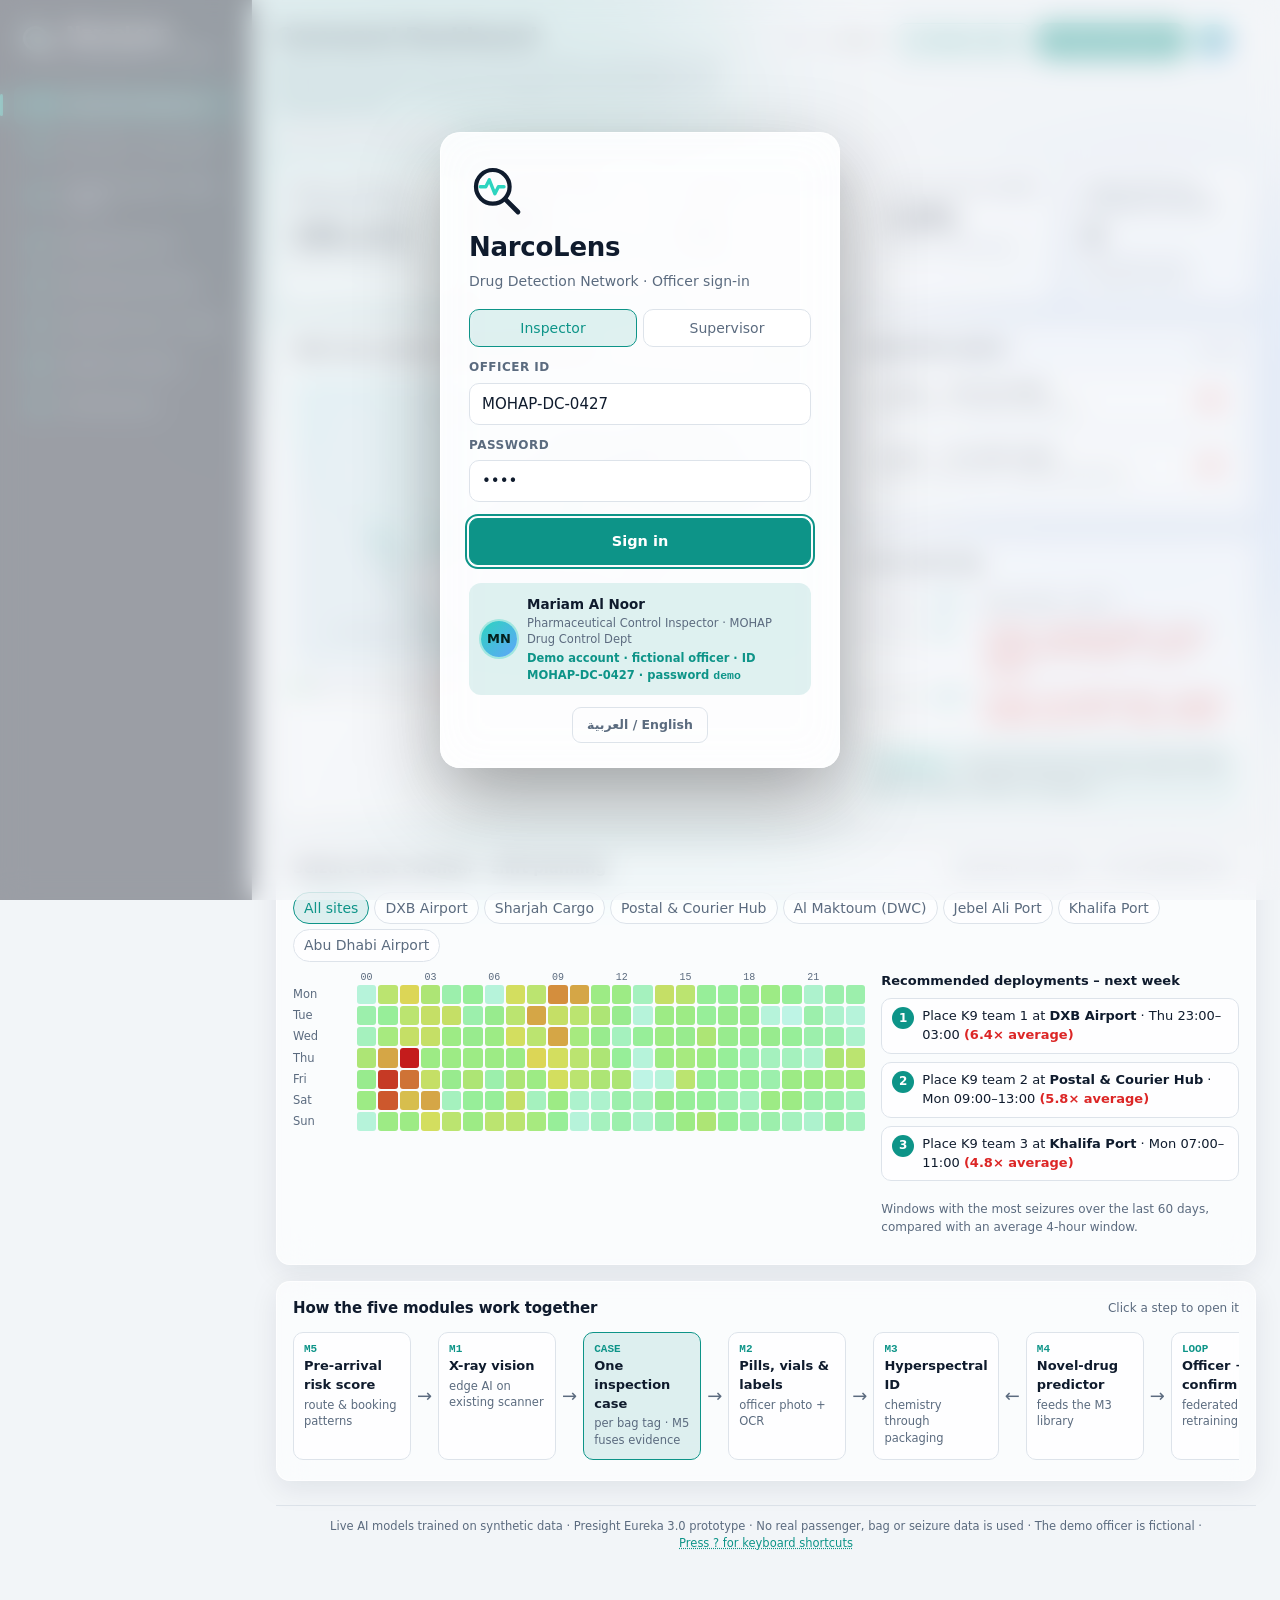
<file: narcolens-prototype/index.html>
<!doctype html>
<html lang="en">
<head>
  <meta charset="utf-8">
  <meta name="viewport" content="width=device-width, initial-scale=1">
  <title>NarcoLens Prototype</title>
  <meta name="description" content="NarcoLens – AI software that turns UAE customs X-ray scanners and inspection desks into one connected drug-detection network. Concept prototype on simulated data.">
  <link rel="stylesheet" href="css/style.css">
</head>
<body>
  <div class="aurora" aria-hidden="true"><i></i><i></i><i></i></div>

  <div class="login" id="login" hidden>
    <form class="login-card" id="loginForm" autocomplete="off" novalidate>
      <svg class="logo login-logo" viewBox="0 0 40 40" aria-hidden="true">
        <circle class="draw" cx="17" cy="17" r="12" fill="none" stroke="currentColor" stroke-width="3"/>
        <path class="draw d2" d="M8 17h4l2.5-5 4 10 2.5-5h4" fill="none" stroke="#2dd4bf" stroke-width="2.4" stroke-linecap="round" stroke-linejoin="round"/>
        <path class="draw d3" d="M26 26l9 9" stroke="currentColor" stroke-width="3.4" stroke-linecap="round"/>
      </svg>
      <h1>NarcoLens</h1>
      <p class="login-sub">Drug Detection Network &middot; Officer sign-in</p>
      <div class="role-pick" role="group" aria-label="Demo account"><button type="button" data-role="officer" class="on">Inspector</button><button type="button" data-role="supervisor">Supervisor</button></div>
      <label class="field">Officer ID<input id="loginId" value="MOHAP-DC-0427" spellcheck="false"></label>
      <label class="field">Password<input id="loginPw" type="password" value="demo"></label>
      <p class="login-err" id="loginErr" hidden>Incorrect officer ID or password. Use the demo account below.</p>
      <button class="btn primary block" type="submit" id="loginBtn">Sign in</button>
      <div class="demo-acct" id="demoAcct">
        <span class="avatar">MN</span>
        <div><b>Mariam Al Noor</b><small>Pharmaceutical Control Inspector &middot; MOHAP Drug Control Dept</small><small class="demo-note">Demo account &middot; fictional officer &middot; ID MOHAP-DC-0427 &middot; password <code>demo</code></small></div>
      </div>
    </form>
  </div>

  <div class="shell">
    <aside class="sidebar">
      <a class="brand" id="brandLink" href="#dashboard" aria-label="NarcoLens – go to Command Dashboard">
        <svg class="logo" viewBox="0 0 40 40" aria-hidden="true">
          <circle cx="17" cy="17" r="12" fill="none" stroke="currentColor" stroke-width="3"/>
          <path d="M8 17h4l2.5-5 4 10 2.5-5h4" fill="none" stroke="#2dd4bf" stroke-width="2.4" stroke-linecap="round" stroke-linejoin="round"/>
          <path d="M26 26l9 9" stroke="currentColor" stroke-width="3.4" stroke-linecap="round"/>
        </svg>
        <div>
          <b>NarcoLens</b>
          <small>AI drug-detection network</small>
        </div>
      </a>
      <nav id="nav" aria-label="Screens">
        <a href="#dashboard" data-screen="dashboard"><span class="num" aria-hidden="true"><svg viewBox="0 0 16 16" width="12" height="12" fill="currentColor"><rect x="1" y="1" width="6" height="6" rx="1.5"/><rect x="9" y="1" width="6" height="6" rx="1.5"/><rect x="1" y="9" width="6" height="6" rx="1.5"/><rect x="9" y="9" width="6" height="6" rx="1.5"/></svg></span><span>Command Dashboard</span></a>
        <a href="#lane" data-screen="lane"><span class="num">M1</span><span>Live Lane &middot; X-ray Vision</span></a>
        <a href="#desk" data-screen="desk"><span class="num">M2</span><span>Inspection Desk &middot; Pills &amp; Labels</span></a>
        <a href="#hyper" data-screen="hyper"><span class="num">M3</span><span>Hyperspectral ID</span></a>
        <a href="#predict" data-screen="predict"><span class="num">M4</span><span>Novel-Drug Predictor</span></a>
        <a href="#case" data-screen="case"><span class="num">M5</span><span>Inspection Case &middot; Fusion</span></a>
        <a href="#network" data-screen="network"><span class="num">NET</span><span>Network analytics</span></a>
        <a href="#learn" data-screen="learn"><span class="num">FL</span><span>Learning Loop</span></a>
        <a href="#review" data-screen="review" class="sup-only"><span class="num">SUP</span><span>Supervisor review</span></a>
      </nav>
      <div class="officer" id="officerChip">
        <span class="avatar">MN</span>
        <div class="officer-txt"><b id="offName">Mariam Al Noor</b><small id="offRole">MOHAP &middot; DXB T3 Desk 2</small></div>
        <button class="sign-out" id="signOut" type="button" title="Sign out" aria-label="Sign out"><svg viewBox="0 0 24 24" width="16" height="16" aria-hidden="true" fill="none" stroke="currentColor" stroke-width="2" stroke-linecap="round" stroke-linejoin="round"><path d="M9 21H5a2 2 0 0 1-2-2V5a2 2 0 0 1 2-2h4"/><path d="M16 17l5-5-5-5"/><path d="M21 12H9"/></svg></button>
      </div>
    </aside>

    <main>
      <header class="topbar">
        <div class="titles">
          <h1 id="screenTitle">Command Dashboard</h1>
          <p id="screenSub"></p>
          <div class="badges" id="badges"></div>
        </div>
        <div class="top-actions">
          <span class="clock" id="clock" title="Simulated local time at Dubai"></span>
          <span class="demo-chip" id="demoChip" hidden><b id="demoStep">Step 1 of 8</b><span id="demoTime">0:00</span><i><b id="demoBar"></b></i></span>
          <button class="btn primary" id="demoBtn" type="button">&#9654; Run full demo</button>
          <button class="btn ghost icon" id="themeBtn" type="button" aria-label="Toggle light / dark theme" title="Toggle theme"><svg viewBox="0 0 20 20" width="16" height="16" aria-hidden="true"><circle cx="10" cy="10" r="7.5" fill="none" stroke="currentColor" stroke-width="1.8"/><path d="M10 2.5a7.5 7.5 0 0 1 0 15z" fill="currentColor"/></svg></button>
        </div>
      </header>

      <!-- 01 DASHBOARD -->
      <section class="screen" id="screen-dashboard">
        <div class="kpis" id="kpis"></div>
        <div class="grid-2">
          <div class="card">
            <div class="card-h"><h3>UAE entry points running NarcoLens</h3><span class="muted small">Click a site to zoom in</span><span class="pill live">&#9679; Live</span></div>
            <div class="map-wrap"><svg id="map" class="map" viewBox="0 0 600 340" role="img" aria-label="Map of UAE entry points"></svg><div class="site-card" id="siteCard" hidden></div></div>
            <div class="legend"><span><i class="dot ok"></i>Bag / parcel cleared</span><span><i class="dot danger"></i>AI flag raised</span></div>
          </div>
          <div class="stack">
            <div class="card">
              <div class="card-h"><h3>Inspection queue</h3><span class="muted small" id="queueCount"></span></div>
              <ul class="queue" id="queue"></ul>
            </div>
            <div class="card">
              <div class="card-h"><h3>Live event log</h3></div>
              <ul class="log" id="log"></ul>
              <div id="netTip"></div>
            </div>
          </div>
        </div>
        <div class="card" id="heatCard" data-noi18n></div>
        <div class="card">
          <div class="card-h"><h3>How the five modules work together</h3><span class="muted small">Click a step to open it</span></div>
          <div class="flow" id="flow">
            <button class="flow-step" data-go="case"><b>M5</b><span>Pre-arrival risk score</span><small>route &amp; booking patterns</small></button>
            <span class="flow-arrow">&rarr;</span>
            <button class="flow-step" data-go="lane"><b>M1</b><span>X-ray vision</span><small>edge AI on existing scanner</small></button>
            <span class="flow-arrow">&rarr;</span>
            <button class="flow-step hub" data-go="case"><b>CASE</b><span>One inspection case</span><small>per bag tag &middot; M5 fuses evidence</small></button>
            <span class="flow-arrow">&rarr;</span>
            <button class="flow-step" data-go="desk"><b>M2</b><span>Pills, vials &amp; labels</span><small>officer photo + OCR</small></button>
            <span class="flow-arrow">&rarr;</span>
            <button class="flow-step" data-go="hyper"><b>M3</b><span>Hyperspectral ID</span><small>chemistry through packaging</small></button>
            <span class="flow-arrow">&larr;</span>
            <button class="flow-step" data-go="predict"><b>M4</b><span>Novel-drug predictor</span><small>feeds the M3 library</small></button>
            <span class="flow-arrow">&rarr;</span>
            <button class="flow-step" data-go="learn"><b>LOOP</b><span>Officer + lab confirm</span><small>federated retraining</small></button>
          </div>
        </div>
      </section>

      <!-- M1 LANE -->
      <section class="screen" id="screen-lane" hidden>
        <div class="mode-tabs" id="laneModes" role="tablist">
          <button type="button" data-mode="belt" class="active">Belt &middot; demo bags</button>
          <button type="button" data-mode="build">Build your own bag</button>
          <button type="button" data-mode="upload">Upload a scan</button>
        </div>
        <div class="bag-strip" id="bagStrip" aria-label="Bags on the belt"></div>
        <div class="builder card" id="builder" hidden>
          <div class="palette" id="palClutter"><span class="pal-lbl">Add everyday items</span></div>
          <div class="palette" id="palHide"><span class="pal-lbl">Hide drugs</span></div>
          <div class="row">
            <button class="btn" id="bRandom" type="button">Randomise bag</button>
            <button class="btn" id="bClear" type="button">Empty bag</button>
            <span class="muted small">Drag items to move them. The AI only sees pixels &ndash; never item names.</span>
          </div>
        </div>
        <div class="upload card" id="uploadBox" hidden>
          <label class="btn primary">Choose an image&hellip;<input type="file" id="uploadInput" accept="image/*" hidden></label>
          <span class="muted small">Experimental: the model was trained on synthetic dual-energy scans, so real X-ray photos are outside its training data. Results are shown as-is.</span>
        </div>
        <div class="grid-lane">
          <div class="card">
            <div class="card-h">
              <h3>X-ray &middot; <span id="laneTag">select a bag</span></h3>
              <span class="switches"><label class="switch"><input type="checkbox" id="overlayToggle" checked> AI heatmap</label><label class="switch" id="truthWrap"><input type="checkbox" id="truthToggle"> Ground truth</label></span>
            </div>
            <div class="xray-wrap">
              <canvas id="xray" width="760" height="440" aria-label="Simulated dual-energy X-ray image"></canvas>
              <div class="xray-legend"><span><i class="sw o"></i>Organic</span><span><i class="sw m"></i>Mixed</span><span><i class="sw b"></i>Metal</span></div>
            </div>
            <div class="row">
              <button class="btn primary" id="scanNext" type="button">Scan next bag</button>
              <button class="btn" id="laneAuto" type="button">Auto belt: off</button>
              <button class="btn primary" id="bScan" type="button" hidden>Scan with AI</button>
              <span class="muted small">M1 model inference in this browser: <b id="latency">&ndash;</b></span>
            </div>
          </div>
          <div class="card" id="laneResult"></div>
        </div>
      </section>

      <!-- M5 CASE -->
      <section class="screen" id="screen-case" hidden>
        <div class="card case-head" id="caseHead"></div>
        <div class="grid-2">
          <div class="card">
            <div class="card-h"><h3>Evidence timeline</h3><span class="muted small">every module writes to the same case</span></div>
            <ol class="timeline" id="timeline"></ol>
          </div>
          <div class="card">
            <div class="card-h"><h3>M5 fusion score</h3><span class="muted small">explainable</span></div>
            <div id="fusion"></div>
            <div class="actions-row" id="caseActions"></div>
            <p class="fair" id="fairNote">&#9878; Risk factors use bag, route, booking-timing and sensor evidence only. Nationality, ethnicity, religion and gender are never model inputs. The officer makes every decision; the lab result is the legal proof.</p>
          </div>
        </div>
      </section>

      <!-- SUPERVISOR REVIEW -->
      <section class="screen" id="screen-review" hidden data-noi18n>
        <div class="kpis three" id="supKpis"></div>
        <div class="grid-2">
          <div class="stack"><div class="card" id="supQueue"></div><div class="card" id="supOverrides"></div></div>
          <div class="stack"><div class="card" id="supSites"></div><div class="card" id="supAudit"></div></div>
        </div>
      </section>

      <!-- EVIDENCE PACK -->
      <section class="screen" id="screen-report" hidden data-noi18n>
        <div class="report-actions"><button class="btn primary" id="repPrint" type="button">&#128424; Print / Save as PDF</button><button class="btn" id="repBack" type="button">&larr; Back to case</button></div>
        <article class="card report" id="report"></article>
      </section>

      <!-- NETWORK ANALYTICS -->
      <section class="screen" id="screen-network" hidden data-noi18n>
        <div class="kpis three" id="netKpis"></div>
        <div class="grid-lane">
          <div class="card net-card">
            <div class="net-toolbar" id="netToolbar"></div>
            <div class="net-wrap"><svg id="netSvg" viewBox="0 0 760 460" role="img" aria-label="Case link graph"></svg></div>
            <div class="net-legend" id="netLegend"></div>
            <div class="net-detail" id="netDetail"></div>
          </div>
          <div class="card" id="netInsights"></div>
        </div>
      </section>

      <!-- M2 DESK -->
      <section class="screen" id="screen-desk" hidden>
        <div class="pick" id="samplePick"></div>
        <div class="grid-lane">
          <div class="card">
            <div class="card-h"><h3>Officer photo</h3><span class="muted small">Tablet camera &middot; Inspection desk 2</span></div>
            <div class="photo" id="deskPhoto"></div>
            <div class="row">
              <button class="btn primary" id="deskAnalyse" type="button">Analyse photo</button>
              <button class="btn" id="deskAttach" type="button" disabled>Attach to case</button>
            </div>
          </div>
          <div class="card" id="deskResult"></div>
        </div>
        <div class="grid-2">
          <div class="card">
            <div class="card-h"><h3>Tablets in this photo &rarr; M2 imprint model</h3><span class="badge live">Live model</span></div>
            <div class="crops" id="crops"><p class="muted small">Press <b>Analyse photo</b> to classify every tablet crop.</p></div>
          </div>
          <div class="card">
            <div class="card-h"><h3>Imprint pad &middot; test the model yourself</h3><span class="badge live">Live model</span></div>
            <div class="pad-wrap">
              <canvas id="pad" width="240" height="240" aria-label="Draw a tablet imprint"></canvas>
              <div class="pad-side">
                <p class="muted small">Draw an imprint on the tablet with your mouse or finger &ndash; e.g. two crescents <b>( )</b>, a line, or a letter.</p>
                <div id="padResult"></div>
                <div class="row">
                  <button class="btn" id="padClear" type="button">Clear</button>
                  <button class="btn" id="padRandom" type="button">Random example</button>
                  <label class="btn">Upload close-up<input type="file" id="padUpload" accept="image/*" hidden></label>
                </div>
              </div>
            </div>
          </div>
        </div>
      </section>

      <!-- M3 HYPER -->
      <section class="screen" id="screen-hyper" hidden>
        <div class="pick" id="hyperPick"></div>
        <div class="grid-lane">
          <div class="card">
            <div class="card-h"><h3>Hyperspectral image &middot; false colour</h3><label class="switch"><input type="checkbox" id="hyperMap" checked> AI substance map</label></div>
            <div class="hyper-wrap">
              <canvas id="hyperCanvas" class="pix" width="480" height="320" aria-label="Simulated hyperspectral image"></canvas>
            </div>
            <div class="row">
              <button class="btn primary" id="hyperScan" type="button">Auto-scan</button>
              <button class="btn" id="hyperAttach" type="button" disabled>Attach to case</button>
              <span class="muted small">Tip: click any pixel to see its spectrum</span>
            </div>
          </div>
          <div class="card">
            <div class="card-h"><h3>Spectrum vs. drug library</h3><span class="muted small" id="pxInfo">no pixel selected</span></div>
            <canvas id="specCanvas" width="560" height="240" aria-label="Spectrum chart"></canvas>
            <div class="spec-legend"><span><i class="ln px"></i>Selected pixel</span><span><i class="ln ref"></i>Best library match</span></div>
            <div id="hyperResult"></div>
          </div>
        </div>
      </section>

      <!-- M4 PREDICT -->
      <section class="screen" id="screen-predict" hidden>
        <div class="kpis three" id="predKpis"></div>
        <div class="card">
          <div class="card-h">
            <h3>Predicted synthetic-drug variants</h3>
            <div class="card-actions">
              <span class="info-anchor">
                <button class="info-btn" type="button" data-info="m4Info" aria-haspopup="dialog" aria-expanded="false" aria-controls="m4Info">
                  <svg viewBox="0 0 24 24" width="16" height="16" aria-hidden="true" fill="none" stroke="currentColor" stroke-width="2" stroke-linecap="round"><circle cx="12" cy="12" r="9.5"/><path d="M12 11v6"/><circle cx="12" cy="7.6" r="0.6" fill="currentColor"/></svg>
                  <span>How M4 works</span>
                </button>
                <div class="info-pop" id="m4Info" role="dialog" aria-label="How M4 works" tabindex="-1" hidden>
                  <div class="info-pop-h"><b>How M4 works</b><button class="info-x" type="button" aria-label="Close">&times;</button></div>
                  <ol class="steps plain">
                    <li><b>Watch the trend.</b> Seizure data, lab results and international early-warning feeds show which drug families are mutating.</li>
                    <li><b>Predict the fingerprint.</b> A graph neural network predicts the spectrum a new variant would produce, from its family's known chemistry.</li>
                    <li><b>Validate.</b> Forensic chemists approve each prediction against reference samples.</li>
                    <li><b>Push to M3.</b> Every hyperspectral camera in the network can now recognise the variant &ndash; before its first seizure.</li>
                  </ol>
                </div>
              </span>
              <button class="btn primary" id="predRun" type="button">Run prediction cycle</button>
            </div>
          </div>
          <div class="table-wrap"><table class="tbl" id="predTable"></table></div>
          <p class="muted small">Chemical structures are withheld in this interface. Predictions are used only to extend the detection library and are validated against lab reference samples before going live.</p>
        </div>
      </section>

      <!-- LEARNING LOOP -->
      <section class="screen" id="screen-learn" hidden data-noi18n>
        <div class="kpis three" id="fedKpis"></div>
        <div class="grid-lane">
          <div class="card">
            <div class="fed-controls">
              <button class="btn primary" id="learnGo" type="button">&#9654; Run 1 round</button>
              <button class="btn" id="fedAuto" type="button">Auto-run rounds</button>
              <button class="btn swarm-btn" id="fedSwarm" type="button">Swarm rebuild</button>
              <span id="fedPriv" class="fed-priv"></span>
              <span class="info-anchor fed-info">
                <button class="info-btn icon-only" id="fedInfoBtn" type="button" data-info="fedInfo" aria-haspopup="dialog" aria-expanded="false" aria-controls="fedInfo">
                  <svg viewBox="0 0 24 24" width="16" height="16" aria-hidden="true" fill="none" stroke="currentColor" stroke-width="2" stroke-linecap="round"><circle cx="12" cy="12" r="9.5"/><path d="M12 11v6"/><circle cx="12" cy="7.6" r="0.6" fill="currentColor"/></svg>
                </button>
                <div class="info-pop" id="fedInfo" role="dialog" tabindex="-1" hidden>
                  <div class="info-pop-h"><b id="fedInfoTitle"></b><button class="info-x" type="button" aria-label="Close">&times;</button></div>
                  <div id="fedInfoBody"></div>
                </div>
              </span>
              <label class="nt-chip" style="--c:#ef4444"><input type="checkbox" id="fedPoison"><i></i><span id="fedPoisonLbl">Simulate a poisoned update</span></label>
            </div>
            <div class="fed-steps" id="fedSteps"></div>
            <svg id="fedNet" class="fednet" viewBox="0 0 600 360" role="img" aria-label="Federated learning network"></svg>
            <p class="fed-status"><span id="learnStatus"></span></p>
            <p class="fed-gain" id="fedGain"></p>
            <div id="fedSite"></div>
          </div>
          <div class="stack">
            <div class="card" id="learnCase"></div>
            <div class="card"><div class="card-h"><h3 id="fedChartH">Recall per round</h3></div><div id="fedChart"></div></div>
            <div class="card"><div class="card-h"><h3 id="fedLogH">Round log</h3></div><ol class="fed-log" id="fedLog"></ol></div>
          </div>
        </div>
      </section>
      <!-- CHALLENGE -->
      <section class="screen" id="screen-challenge" hidden>
        <div class="grid-lane">
          <div class="card">
            <div class="card-h"><h3 id="chRound">Round 1 of 5</h3><span class="muted small" id="chHint">Click where you think drugs are hidden &ndash; or press &ldquo;Looks clean&rdquo;.</span></div>
            <div class="xray-wrap"><canvas id="chCanvas" width="760" height="440" aria-label="X-ray to inspect"></canvas></div>
            <div class="row">
              <button class="btn" id="chClean" type="button">Looks clean</button>
              <button class="btn primary" id="chNext" type="button" hidden>Next bag &rarr;</button>
              <button class="btn ghost" id="chRestart" type="button">Restart</button>
            </div>
          </div>
          <div class="card" id="chBoard"></div>
        </div>
      </section>

      <!-- AI MODELS -->
      <section class="screen" id="screen-models" hidden>
        <div class="grid-2 even">
          <div class="card" id="cardM1"></div>
          <div class="card" id="cardM2"></div>
        </div>
        <div class="card" id="cardOthers"></div>
      </section>
      <footer class="disclaimer">Live AI models trained on synthetic data &middot; Presight Eureka 3.0 prototype &middot; No real passenger, bag or seizure data is used &middot; The demo officer is fictional</footer>
    </main>
  </div>

  <div class="narration" id="narration" hidden aria-live="polite">
    <span class="step" id="narrStep"></span>
    <span id="narrText"></span>
  </div>

  <script src="js/data.js"></script>
  <script src="js/map_uae.js"></script>
  <script src="js/xray.js"></script>
  <script src="js/nn.js"></script>
  <script src="js/models/models.js"></script>
  <script src="js/pills.js"></script>
  <script src="js/hyperspectral.js"></script>
  <script src="js/i18n.js"></script>
  <script src="js/network.js"></script>
  <script src="js/app.js"></script>
  <script src="js/federated.js"></script>
  <script src="js/addons.js"></script>
  <script src="js/extras.js"></script>
</body>
</html>
</file>
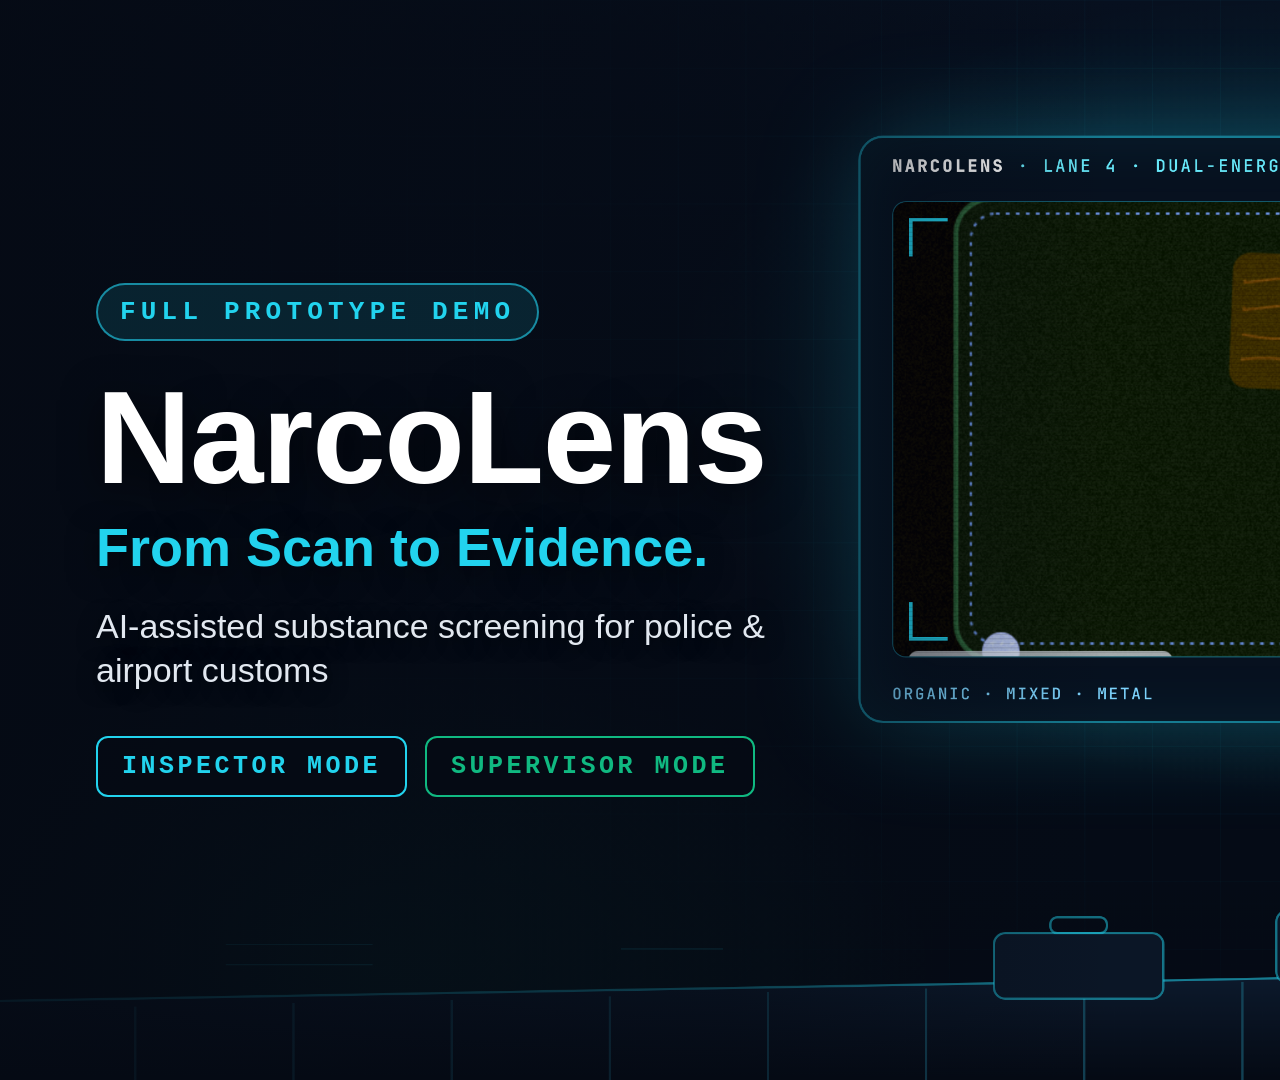
<file: docs/demo-video/thumbnail.html>
<!doctype html><html><head><meta charset="utf-8"><style>
*{box-sizing:border-box;margin:0}
body{width:1920px;height:1080px;position:relative;overflow:hidden;background:#050a14;font-family:Inter,Arial,sans-serif;color:#fff}
.bg{position:absolute;inset:0;background:url(thumb_bg.png) center/cover no-repeat}
.shade{position:absolute;inset:0;background:linear-gradient(90deg,rgba(5,10,20,.88) 0%,rgba(5,10,20,.55) 38%,rgba(5,10,20,0) 58%)}
.wrap{position:absolute;left:96px;top:0;bottom:0;width:740px;display:flex;flex-direction:column;justify-content:center}
.tag{align-self:flex-start;font:700 26px/1 "JetBrains Mono",monospace;letter-spacing:.2em;color:#22d3ee;border:2px solid rgba(34,211,238,.6);background:rgba(34,211,238,.12);padding:14px 22px;border-radius:999px;margin-bottom:34px}
h1{font-size:132px;line-height:.95;font-weight:800;letter-spacing:-.01em;text-shadow:0 8px 40px rgba(0,0,0,.6)}
h2{font-size:54px;line-height:1.1;font-weight:700;color:#22d3ee;margin-top:18px;text-shadow:0 6px 30px rgba(0,0,0,.6)}
.sub{font-size:34px;line-height:1.3;color:#e2e8f0;margin-top:26px;max-width:700px;text-shadow:0 4px 20px rgba(0,0,0,.6)}
.chips{display:flex;gap:18px;margin-top:44px}
.chip{font:700 25px/1 "JetBrains Mono",monospace;letter-spacing:.14em;padding:16px 24px;border-radius:12px;background:rgba(5,10,20,.85)}
.c1{color:#22d3ee;border:2px solid #22d3ee}.c2{color:#10b981;border:2px solid #10b981}
.play{position:absolute;right:150px;bottom:150px;width:150px;height:150px;border-radius:50%;background:rgba(34,211,238,.92);box-shadow:0 0 60px rgba(34,211,238,.6);display:grid;place-items:center}
.play:after{content:"";margin-left:12px;border-left:46px solid #050a14;border-top:28px solid transparent;border-bottom:28px solid transparent}
.note{position:absolute;right:48px;bottom:34px;font:600 22px/1 "JetBrains Mono",monospace;letter-spacing:.12em;color:#94a3b8;background:rgba(5,10,20,.7);padding:10px 16px;border-radius:8px}
</style></head><body>
<div class="bg"></div><div class="shade"></div>
<div class="wrap">
  <div class="tag">FULL PROTOTYPE DEMO</div>
  <h1>NarcoLens</h1>
  <h2>From Scan to Evidence.</h2>
  <div class="sub">AI-assisted substance screening for police &amp; airport customs</div>
  <div class="chips"><span class="chip c1">INSPECTOR MODE</span><span class="chip c2">SUPERVISOR MODE</span></div>
</div>
<div class="play"></div>
<div class="note">SIMULATED DATA</div>
</body></html>
</file>
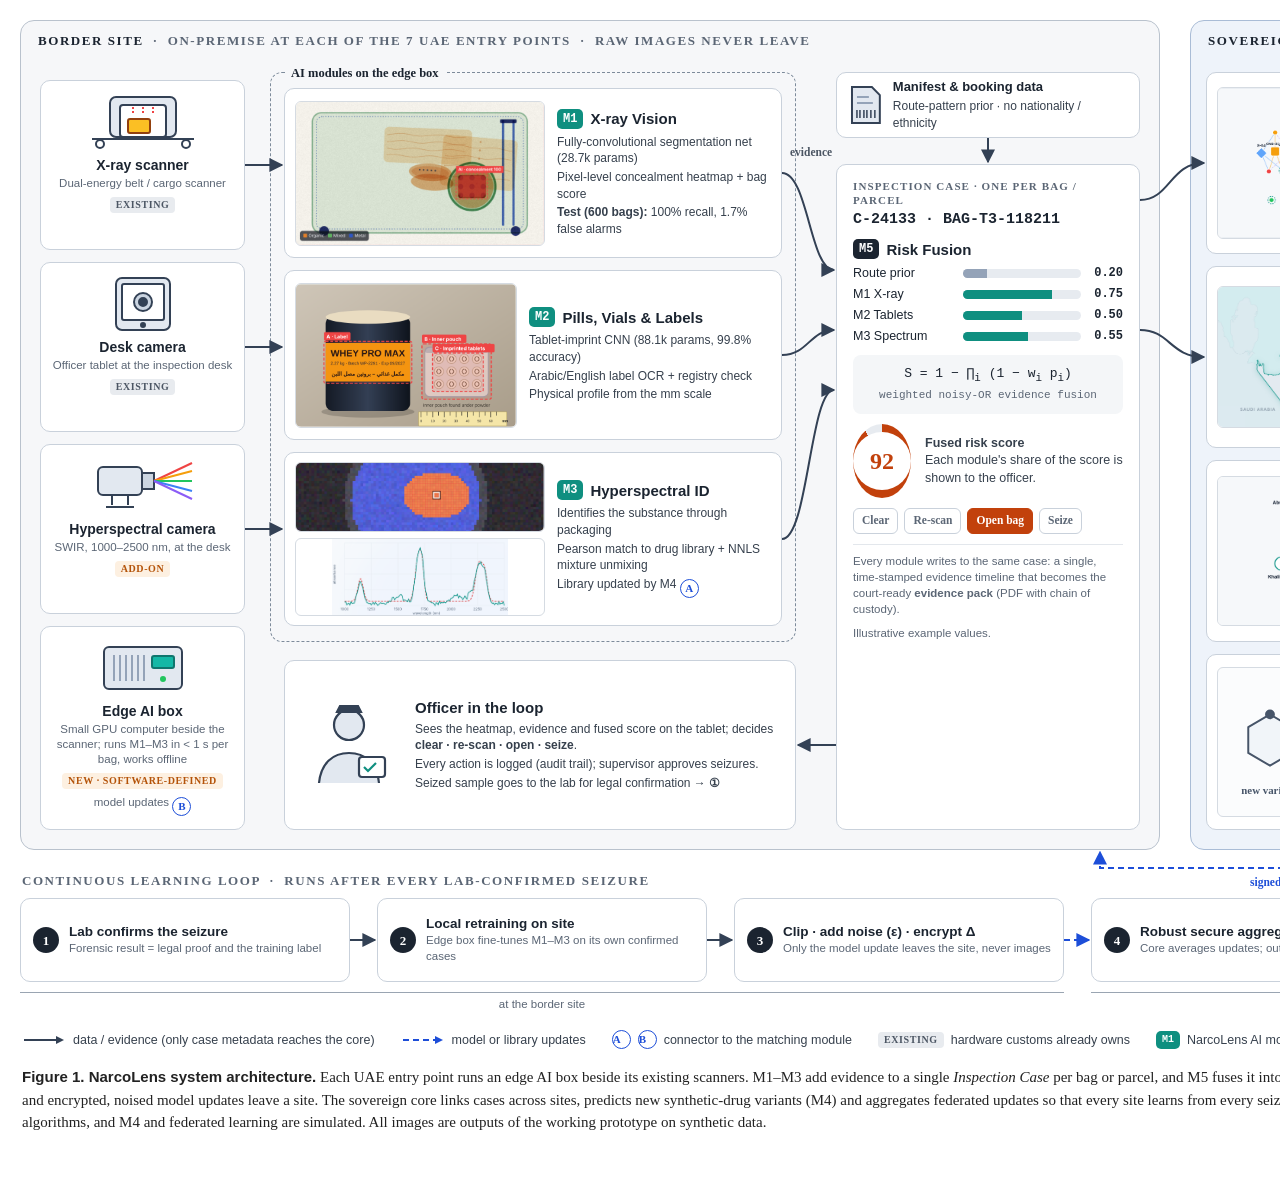
<file: docs/architecture/src/architecture.html>
<!doctype html>
<html><head><meta charset="utf-8"><title>NarcoLens architecture</title>
<style>
  :root { --ink:#1b2430; --mute:#5b6675; --line:#8a95a3; --teal:#0f8f80; --teal-s:#e3f4f1; --amber:#b45309; --red:#c2410c; --blue:#1d4ed8; --site:#f6f7f9; --core:#eef3fa; }
  * { box-sizing: border-box; margin: 0; }
  body { width: 1800px; height: 1160px; background: #fff; font-family: Inter, "Helvetica Neue", Arial, sans-serif; color: var(--ink); position: relative; }
  .abs { position: absolute; }
  .zone { border: 1.6px solid #b9c2cd; border-radius: 14px; }
  .site { background: var(--site); }
  .core { background: var(--core); border-color: #a9bcd6; }
  .zone-h { position: absolute; top: 12px; left: 18px; font: 700 13px/1 Inter; letter-spacing: .12em; text-transform: uppercase; color: var(--mute); }
  .zone-h b { color: var(--ink); }
  .card { background: #fff; border: 1.2px solid #c9d1db; border-radius: 10px; }
  .sensor { display: flex; flex-direction: column; align-items: center; text-align: center; padding: 10px 10px 8px; }
  .sensor svg { margin: 2px 0 6px; }
  .sensor b { font-size: 14px; }
  .sensor small { font-size: 11.5px; color: var(--mute); line-height: 1.3; margin-top: 3px; }
  .tag { display: inline-block; font: 600 10px/1 Inter; letter-spacing: .06em; text-transform: uppercase; padding: 3px 6px; border-radius: 4px; margin-top: 6px; }
  .tag.ex { background: #e8ebef; color: #4b5563; } .tag.new { background: #fdf0e1; color: var(--amber); }
  .edge { border: 1.6px dashed #7d8b9b; border-radius: 12px; }
  .edge-h { position: absolute; top: -10px; left: 14px; background: var(--site); padding: 0 6px; font: 700 12.5px/20px Inter; color: var(--ink); }
  .mod { display: flex; gap: 12px; padding: 10px; align-items: center; }
  .mod img { border-radius: 6px; border: 1px solid #d5dbe2; display: block; }
  .mod .txt { flex: 1; min-width: 0; }
  .mh { display: flex; align-items: center; gap: 7px; margin-bottom: 5px; }
  .badge { font: 800 12px/1 "JetBrains Mono", monospace; color: #fff; background: var(--teal); padding: 4px 6px; border-radius: 5px; }
  .mh b { font-size: 15px; }
  .txt p { font-size: 12px; line-height: 1.38; color: #36404d; }
  .txt p + p { margin-top: 2px; }
  .st { font-size: 12px; margin-left: auto; color: var(--teal); white-space: nowrap; }
  .st.sim { color: #8a6d3b; }
  .conn { display: inline-grid; place-items: center; width: 19px; height: 19px; border-radius: 50%; border: 1.5px solid var(--blue); color: var(--blue); font: 700 11px/1 Inter; vertical-align: -4px; background: #fff; }
  /* case card */
  .case { padding: 14px 16px; }
  .case-h { font: 700 11px/1.3 Inter; letter-spacing: .1em; text-transform: uppercase; color: var(--mute); }
  .case-id { font: 700 15px/1.3 "JetBrains Mono", monospace; margin: 2px 0 10px; }
  .ev { display: grid; grid-template-columns: 102px 1fr 34px; align-items: center; gap: 8px; font-size: 12.5px; margin: 7px 0; }
  .ev .bar { height: 9px; background: #e7ebf0; border-radius: 5px; overflow: hidden; } .ev .bar i { display: block; height: 100%; background: var(--teal); }
  .ev .bar i.p { background: #94a3b8; }
  .ev span:last-child { font: 600 12px/1 "JetBrains Mono", monospace; text-align: right; }
  .fz { margin: 12px 0 10px; padding: 10px 12px; border-radius: 8px; background: #f4f6f8; font: 13px/1.4 "JetBrains Mono", monospace; text-align: center; }
  .score { display: flex; align-items: center; gap: 14px; margin: 6px 0 10px; }
  .ring { width: 74px; height: 74px; border-radius: 50%; display: grid; place-items: center; background: conic-gradient(var(--red) 0 92%, #e7ebf0 0); }
  .ring b { width: 58px; height: 58px; border-radius: 50%; background: #fff; display: grid; place-items: center; font: 800 24px/1 Inter; color: var(--red); }
  .score div p { font-size: 12.5px; line-height: 1.4; color: #36404d; }
  .chips { display: flex; gap: 6px; flex-wrap: wrap; margin: 4px 0 10px; }
  .chip { font: 600 11.5px/1 Inter; padding: 6px 8px; border-radius: 6px; border: 1px solid #c9d1db; color: var(--mute); }
  .chip.on { background: var(--red); border-color: var(--red); color: #fff; }
  .note { font-size: 11.5px; color: var(--mute); line-height: 1.4; border-top: 1px solid #e3e7ec; padding-top: 8px; }
  /* bottom loop */
  .loop-h { font: 700 13px/1 Inter; letter-spacing: .12em; text-transform: uppercase; color: var(--mute); }
  .step { display: flex; gap: 10px; align-items: center; padding: 10px 12px; }
  .step .n { flex: none; width: 26px; height: 26px; border-radius: 50%; background: var(--ink); color: #fff; display: grid; place-items: center; font: 700 13px/1 Inter; }
  .step b { font-size: 13.5px; display: block; } .step small { font-size: 11.5px; color: var(--mute); line-height: 1.35; display: block; margin-top: 2px; }
  .brace { border-top: 1.5px solid #9aa5b2; text-align: center; font-size: 11.5px; color: var(--mute); padding-top: 5px; }
  /* legend + caption */
  .legend { display: flex; gap: 26px; align-items: center; font-size: 12.5px; color: #36404d; flex-wrap: wrap; }
  .legend span { display: inline-flex; align-items: center; gap: 7px; }
  .caption { font-family: "Charter", "Bitstream Charter", Georgia, serif; font-size: 15px; line-height: 1.5; color: #222; }
  .caption b { font-family: Inter, Arial, sans-serif; }
  svg.wires { position: absolute; inset: 0; pointer-events: none; }
  .lbl { font: 600 11.5px Inter; fill: #4b5563; }
</style></head><body>

<!-- ===================== BORDER SITE ===================== -->
<div class="abs zone site" style="left:20px;top:20px;width:1140px;height:830px"></div>
<div class="abs zone-h" style="left:38px;top:34px"><b>Border site</b> &nbsp;·&nbsp; on-premise at each of the 7 UAE entry points &nbsp;·&nbsp; raw images never leave</div>

<!-- sensors -->
<div class="abs card sensor" style="left:40px;top:80px;width:205px;height:170px">
  <svg width="110" height="58" viewBox="0 0 110 58" fill="none" stroke="#334155" stroke-width="2" stroke-linejoin="round"><rect x="22" y="4" width="66" height="40" rx="6" fill="#e2e8f0"/><rect x="32" y="12" width="46" height="32" rx="3" fill="#fff"/><rect x="40" y="26" width="22" height="14" rx="2" fill="#fbbf24" stroke="#92400e"/><path d="M4 46h102"/><circle cx="12" cy="51" r="4"/><circle cx="98" cy="51" r="4"/><path d="M45 14v8M55 14v8M65 14v8" stroke="#ef4444" stroke-dasharray="2 2"/></svg>
  <b>X-ray scanner</b><small>Dual-energy belt / cargo scanner</small><span class="tag ex">existing</span>
</div>
<div class="abs card sensor" style="left:40px;top:262px;width:205px;height:170px">
  <svg width="110" height="58" viewBox="0 0 110 58" fill="none" stroke="#334155" stroke-width="2"><rect x="28" y="3" width="54" height="52" rx="6" fill="#e2e8f0"/><rect x="34" y="9" width="42" height="36" rx="2" fill="#fff"/><circle cx="55" cy="27" r="9" fill="#cbd5e1"/><circle cx="55" cy="27" r="4" fill="#334155"/><circle cx="55" cy="50" r="2" fill="#334155"/></svg>
  <b>Desk camera</b><small>Officer tablet at the inspection desk</small><span class="tag ex">existing</span>
</div>
<div class="abs card sensor" style="left:40px;top:444px;width:205px;height:170px">
  <svg width="110" height="58" viewBox="0 0 110 58" fill="none" stroke-width="2"><rect x="10" y="10" width="44" height="28" rx="5" fill="#e2e8f0" stroke="#334155"/><rect x="54" y="16" width="12" height="16" fill="#cbd5e1" stroke="#334155"/><path d="M66 24 L104 6" stroke="#ef4444"/><path d="M66 24 L104 14" stroke="#f59e0b"/><path d="M66 24 L104 24" stroke="#22c55e"/><path d="M66 24 L104 34" stroke="#3b82f6"/><path d="M66 24 L104 42" stroke="#8b5cf6"/><path d="M24 38v10M40 38v10M18 50h28" stroke="#334155"/></svg>
  <b>Hyperspectral camera</b><small>SWIR, 1000–2500 nm, at the desk</small><span class="tag new">add-on</span>
</div>
<div class="abs card sensor" style="left:40px;top:626px;width:205px;height:204px">
  <svg width="110" height="58" viewBox="0 0 110 58" fill="none" stroke="#334155" stroke-width="2"><rect x="16" y="8" width="78" height="42" rx="5" fill="#e2e8f0"/><path d="M26 16v26M32 16v26M38 16v26M44 16v26M50 16v26M56 16v26" stroke="#94a3b8"/><rect x="64" y="17" width="22" height="12" rx="2" fill="#14b8a6" stroke="#0f766e"/><circle cx="75" cy="40" r="3" fill="#22c55e" stroke="none"/></svg>
  <b>Edge AI box</b><small>Small GPU computer beside the scanner; runs M1–M3 in &lt; 1 s per bag, works offline</small><span class="tag new">new · software-defined</span>
  <small style="margin-top:6px">model updates <span class="conn">B</span></small>
</div>

<!-- edge AI modules -->
<div class="abs edge" style="left:270px;top:72px;width:526px;height:570px"><span class="edge-h">AI modules on the edge box</span></div>

<div class="abs card mod" style="left:284px;top:88px;width:498px;height:170px">
  <img src="xray.png" width="250" height="145" style="object-fit:cover">
  <div class="txt">
    <div class="mh"><span class="badge">M1</span><b>X-ray Vision</b></div>
    <p>Fully-convolutional segmentation net (28.7k params)</p>
    <p>Pixel-level concealment heatmap + bag score</p>
    <p><b>Test (600 bags):</b> 100% recall, 1.7% false alarms</p>
  </div>
</div>
<div class="abs card mod" style="left:284px;top:270px;width:498px;height:170px">
  <img src="desk.png" width="222" height="145">
  <div class="txt">
    <div class="mh"><span class="badge">M2</span><b>Pills, Vials &amp; Labels</b></div>
    <p>Tablet-imprint CNN (88.1k params, 99.8% accuracy)</p>
    <p>Arabic/English label OCR + registry check</p>
    <p>Physical profile from the mm scale</p>
  </div>
</div>
<div class="abs card mod" style="left:284px;top:452px;width:498px;height:174px">
  <div style="display:flex;flex-direction:column;gap:6px;width:250px">
    <img src="hyper.png" width="250" height="70" style="object-fit:cover;object-position:center 48%">
    <img src="spec.png" width="250" height="78" style="object-fit:contain;background:#fff">
  </div>
  <div class="txt">
    <div class="mh"><span class="badge">M3</span><b>Hyperspectral ID</b></div>
    <p>Identifies the substance through packaging</p>
    <p>Pearson match to drug library + NNLS mixture unmixing</p>
    <p>Library updated by M4 <span class="conn">A</span></p>
  </div>
</div>

<!-- officer -->
<div class="abs card mod" style="left:284px;top:660px;width:512px;height:170px">
  <svg width="96" height="96" viewBox="0 0 96 96" fill="none" stroke="#334155" stroke-width="2.2" style="flex:none;margin:0 6px"><circle cx="48" cy="28" r="15" fill="#e2e8f0"/><path d="M18 86c2-20 14-30 30-30s28 10 30 30" fill="#e2e8f0"/><path d="M36 15h24l-3-6H39z" fill="#334155"/><rect x="58" y="60" width="26" height="20" rx="3" fill="#fff"/><path d="M63 70l4 4 8-8" stroke="#0f8f80"/></svg>
  <div class="txt">
    <div class="mh"><b>Officer in the loop</b></div>
    <p>Sees the heatmap, evidence and fused score on the tablet; decides <b>clear · re-scan · open · seize</b>.</p>
    <p>Every action is logged (audit trail); supervisor approves seizures.</p>
    <p>Seized sample goes to the lab for legal confirmation <b>→ ①</b></p>
  </div>
</div>

<!-- manifest + case -->
<div class="abs card" style="left:836px;top:72px;width:304px;height:66px;display:flex;align-items:center;gap:10px;padding:0 12px">
  <svg width="34" height="42" viewBox="0 0 34 42" fill="none" stroke="#334155" stroke-width="2"><path d="M3 3h20l8 8v28H3z" fill="#e2e8f0"/><path d="M8 26v8M11 26v8M15 26v8M18 26v8M22 26v8M26 26v8" stroke-width="1.5"/><path d="M8 13h12M8 19h16" stroke="#94a3b8"/></svg>
  <div class="txt"><p style="font-size:13px;color:var(--ink)"><b>Manifest &amp; booking data</b></p><p>Route-pattern prior · no nationality / ethnicity</p></div>
</div>
<div class="abs card case" style="left:836px;top:164px;width:304px;height:666px">
  <div class="case-h">Inspection Case · one per bag / parcel</div>
  <div class="case-id">C-24133 · BAG-T3-118211</div>
  <div class="mh"><span class="badge" style="background:var(--ink)">M5</span><b>Risk Fusion</b></div>
  <div class="ev"><span>Route prior</span><span class="bar"><i class="p" style="width:20%"></i></span><span>0.20</span></div>
  <div class="ev"><span>M1 X-ray</span><span class="bar"><i style="width:75%"></i></span><span>0.75</span></div>
  <div class="ev"><span>M2 Tablets</span><span class="bar"><i style="width:50%"></i></span><span>0.50</span></div>
  <div class="ev"><span>M3 Spectrum</span><span class="bar"><i style="width:55%"></i></span><span>0.55</span></div>
  <div class="fz">S = 1 − ∏<sub>i</sub> (1 − w<sub>i</sub> p<sub>i</sub>)<br><span style="font-size:11px;color:var(--mute)">weighted noisy-OR evidence fusion</span></div>
  <div class="score"><div class="ring"><b>92</b></div><div><p><b>Fused risk score</b></p><p>Each module's share of the score is shown to the officer.</p></div></div>
  <div class="chips"><span class="chip">Clear</span><span class="chip">Re-scan</span><span class="chip on">Open bag</span><span class="chip">Seize</span></div>
  <div class="note">Every module writes to the same case: a single, time-stamped evidence timeline that becomes the court-ready <b>evidence pack</b> (PDF with chain of custody).</div>
  <div class="note" style="margin-top:8px;border:0;padding:0">Illustrative example values.</div>
</div>

<!-- ===================== CORE ===================== -->
<div class="abs zone core" style="left:1190px;top:20px;width:590px;height:830px"></div>
<div class="abs zone-h" style="left:1208px;top:34px"><b>Sovereign core</b> &nbsp;·&nbsp; on-prem government data centre</div>

<div class="abs card mod" style="left:1206px;top:72px;width:558px;height:182px">
  <img src="net.png" width="250" height="152" style="object-fit:cover">
  <div class="txt">
    <div class="mh"><span class="badge" style="background:#475569">NET</span><b>Network analytics</b></div>
    <p>Links cases across sites by sender, route pattern and concealment method</p>
    <p>Graph clustering → auto-generated insights for investigators</p>
  </div>
</div>
<div class="abs card mod" style="left:1206px;top:266px;width:558px;height:182px">
  <img src="map.png" width="250" height="142" style="object-fit:cover">
  <div class="txt">
    <div class="mh"><b>Command &amp; supervisor apps</b></div>
    <p>Live map and KPIs for all 7 entry points</p>
    <p>Seizure approvals, override review, audit log</p>
    <p>Shift heat calendar for K9 placement</p>
  </div>
</div>
<div class="abs card mod" style="left:1206px;top:460px;width:558px;height:182px">
  <img src="fed.png" width="250" height="150" style="object-fit:cover">
  <div class="txt">
    <div class="mh"><span class="badge" style="background:#475569">FL</span><b>Federated learning server</b> <span class="conn">B</span></div>
    <p>Secure aggregation of site updates (Δ only)</p>
    <p>Differential privacy (ε = 1–8); poisoned updates rejected</p>
    <p>Signed models rolled out to every edge box</p>
  </div>
</div>
<div class="abs card mod" style="left:1206px;top:654px;width:558px;height:176px">
  <svg width="250" height="150" viewBox="0 0 250 150" style="flex:none;border:1px solid #d5dbe2;border-radius:6px;background:#fbfcfd">
    <g stroke="#475569" stroke-width="2" fill="#fff">
      <path d="M30 60 L52 47 L74 60 L74 86 L52 99 L30 86 Z" fill="#f1f5f9"/>
      <path d="M74 60 L96 50 M96 50 L112 64 M74 86 L94 98" fill="none"/>
      <circle cx="96" cy="50" r="6" fill="#fde68a"/><circle cx="112" cy="64" r="6" fill="#bfdbfe"/><circle cx="94" cy="98" r="6" fill="#fecaca"/><circle cx="52" cy="47" r="4" fill="#475569"/>
    </g>
    <text x="70" y="128" text-anchor="middle" style="font:600 11px Inter;fill:#475569">new variant (graph)</text>
    <path d="M124 74 h20" stroke="#0f8f80" stroke-width="2.4" marker-end="url(#ah2)"/>
    <defs><marker id="ah2" viewBox="0 0 10 10" refX="8" refY="5" markerWidth="6" markerHeight="6" orient="auto"><path d="M0 0L10 5L0 10z" fill="#0f8f80"/></marker></defs>
    <path d="M150 104 C160 104 162 100 166 80 C170 56 174 56 178 80 C181 98 186 104 194 100 C200 96 202 66 208 66 C214 66 216 98 222 102 L236 104" fill="none" stroke="#c2410c" stroke-width="2" stroke-dasharray="5 3"/>
    <path d="M150 112 h88" stroke="#94a3b8"/>
    <text x="194" y="128" text-anchor="middle" style="font:600 11px Inter;fill:#475569">predicted spectrum</text>
  </svg>
  <div class="txt">
    <div class="mh"><span class="badge">M4</span><b>Novel-Drug Predictor</b> <span class="conn">A</span></div>
    <p>Graph neural network predicts the spectral fingerprint of new synthetic variants</p>
    <p>Chemists validate → pushed to every M3 library <i>before</i> the first seizure</p>
  </div>
</div>

<!-- ===================== LEARNING LOOP ===================== -->
<div class="abs loop-h" style="left:22px;top:874px">Continuous learning loop &nbsp;·&nbsp; runs after every lab-confirmed seizure</div>
<div class="abs card step" style="left:20px;top:898px;width:330px;height:84px"><span class="n">1</span><div><b>Lab confirms the seizure</b><small>Forensic result = legal proof and the training label</small></div></div>
<div class="abs card step" style="left:377px;top:898px;width:330px;height:84px"><span class="n">2</span><div><b>Local retraining on site</b><small>Edge box fine-tunes M1–M3 on its own confirmed cases</small></div></div>
<div class="abs card step" style="left:734px;top:898px;width:330px;height:84px"><span class="n">3</span><div><b>Clip · add noise (ε) · encrypt Δ</b><small>Only the model update leaves the site, never images</small></div></div>
<div class="abs card step" style="left:1091px;top:898px;width:330px;height:84px"><span class="n">4</span><div><b>Robust secure aggregation</b><small>Core averages updates; outliers / poisoning rejected</small></div></div>
<div class="abs card step" style="left:1448px;top:898px;width:332px;height:84px"><span class="n">5</span><div><b>Signed model to all 7 sites</b><small>Every site learns from every seizure</small></div></div>
<div class="abs brace" style="left:20px;top:992px;width:1044px">at the border site</div>
<div class="abs brace" style="left:1091px;top:992px;width:689px">in the sovereign core</div>

<!-- ===================== LEGEND + CAPTION ===================== -->
<div class="abs legend" style="left:22px;top:1030px;width:1760px">
  <span><svg width="44" height="10"><path d="M2 5h34" stroke="#334155" stroke-width="2"/><path d="M34 1l8 4-8 4z" fill="#334155"/></svg>data / evidence (only case metadata reaches the core)</span>
  <span><svg width="44" height="10"><path d="M2 5h34" stroke="#1d4ed8" stroke-width="2" stroke-dasharray="6 4"/><path d="M34 1l8 4-8 4z" fill="#1d4ed8"/></svg>model or library updates</span>
  <span><span class="conn">A</span><span class="conn">B</span> connector to the matching module</span>
  <span><span class="tag ex" style="margin:0">existing</span> hardware customs already owns</span>
  <span><span class="badge" style="font-size:10px">M1</span> NarcoLens AI module</span>
</div>
<div class="abs caption" style="left:22px;top:1066px;width:1756px">
  <b>Figure 1. NarcoLens system architecture.</b> Each UAE entry point runs an edge AI box beside its existing scanners. M1–M3 add evidence to a single <i>Inspection Case</i> per bag or parcel, and M5 fuses it into one explainable risk score; the officer makes the decision. Only case metadata and encrypted, noised model updates leave a site. The sovereign core links cases across sites, predicts new synthetic-drug variants (M4) and aggregates federated updates so that every site learns from every seizure. In the prototype, M1 and M2 are trained neural networks, M3 and M5 are live algorithms, and M4 and federated learning are simulated. All images are outputs of the working prototype on synthetic data.
</div>

<!-- ===================== WIRES ===================== -->
<svg class="wires" width="1800" height="1190" viewBox="0 0 1800 1190">
  <defs>
    <marker id="a" viewBox="0 0 10 10" refX="9" refY="5" markerWidth="7" markerHeight="7" orient="auto"><path d="M0 0L10 5L0 10z" fill="#334155"/></marker>
    <marker id="ab" viewBox="0 0 10 10" refX="9" refY="5" markerWidth="7" markerHeight="7" orient="auto"><path d="M0 0L10 5L0 10z" fill="#1d4ed8"/></marker>
  </defs>
  <g stroke="#334155" stroke-width="2" fill="none" marker-end="url(#a)">
    <!-- sensors to modules -->
    <path d="M245 165 H282"/><path d="M245 347 H282"/><path d="M245 529 H282"/>
    <!-- modules to case -->
    <path d="M782 173 C808 173 810 270 834 270"/>
    <path d="M782 355 C808 355 810 330 834 330"/>
    <path d="M782 539 C808 539 810 390 834 390"/>
    <!-- manifest to case -->
    <path d="M988 138 V162"/>
    <!-- case to officer -->
    <path d="M836 745 H798"/>
    <!-- case to core -->
    <path d="M1140 200 C1170 200 1170 163 1204 163"/>
    <path d="M1140 330 C1170 330 1170 357 1204 357"/>
  </g>
  <text class="lbl" x="790" y="156" text-anchor="start">evidence</text>
  <!-- learning loop -->
  <g stroke="#334155" stroke-width="2" fill="none" marker-end="url(#a)"><path d="M350 940 H375"/><path d="M707 940 H732"/></g>
  <g stroke="#1d4ed8" stroke-width="2" fill="none" stroke-dasharray="6 4" marker-end="url(#ab)"><path d="M1064 940 H1089"/><path d="M1421 940 H1446"/>
    <path d="M1614 898 V868 H1100 V852" /></g>
  <text class="lbl" x="1250" y="886" style="fill:#1d4ed8">signed models → edge boxes  B</text>
</svg>
</body></html>
</file>
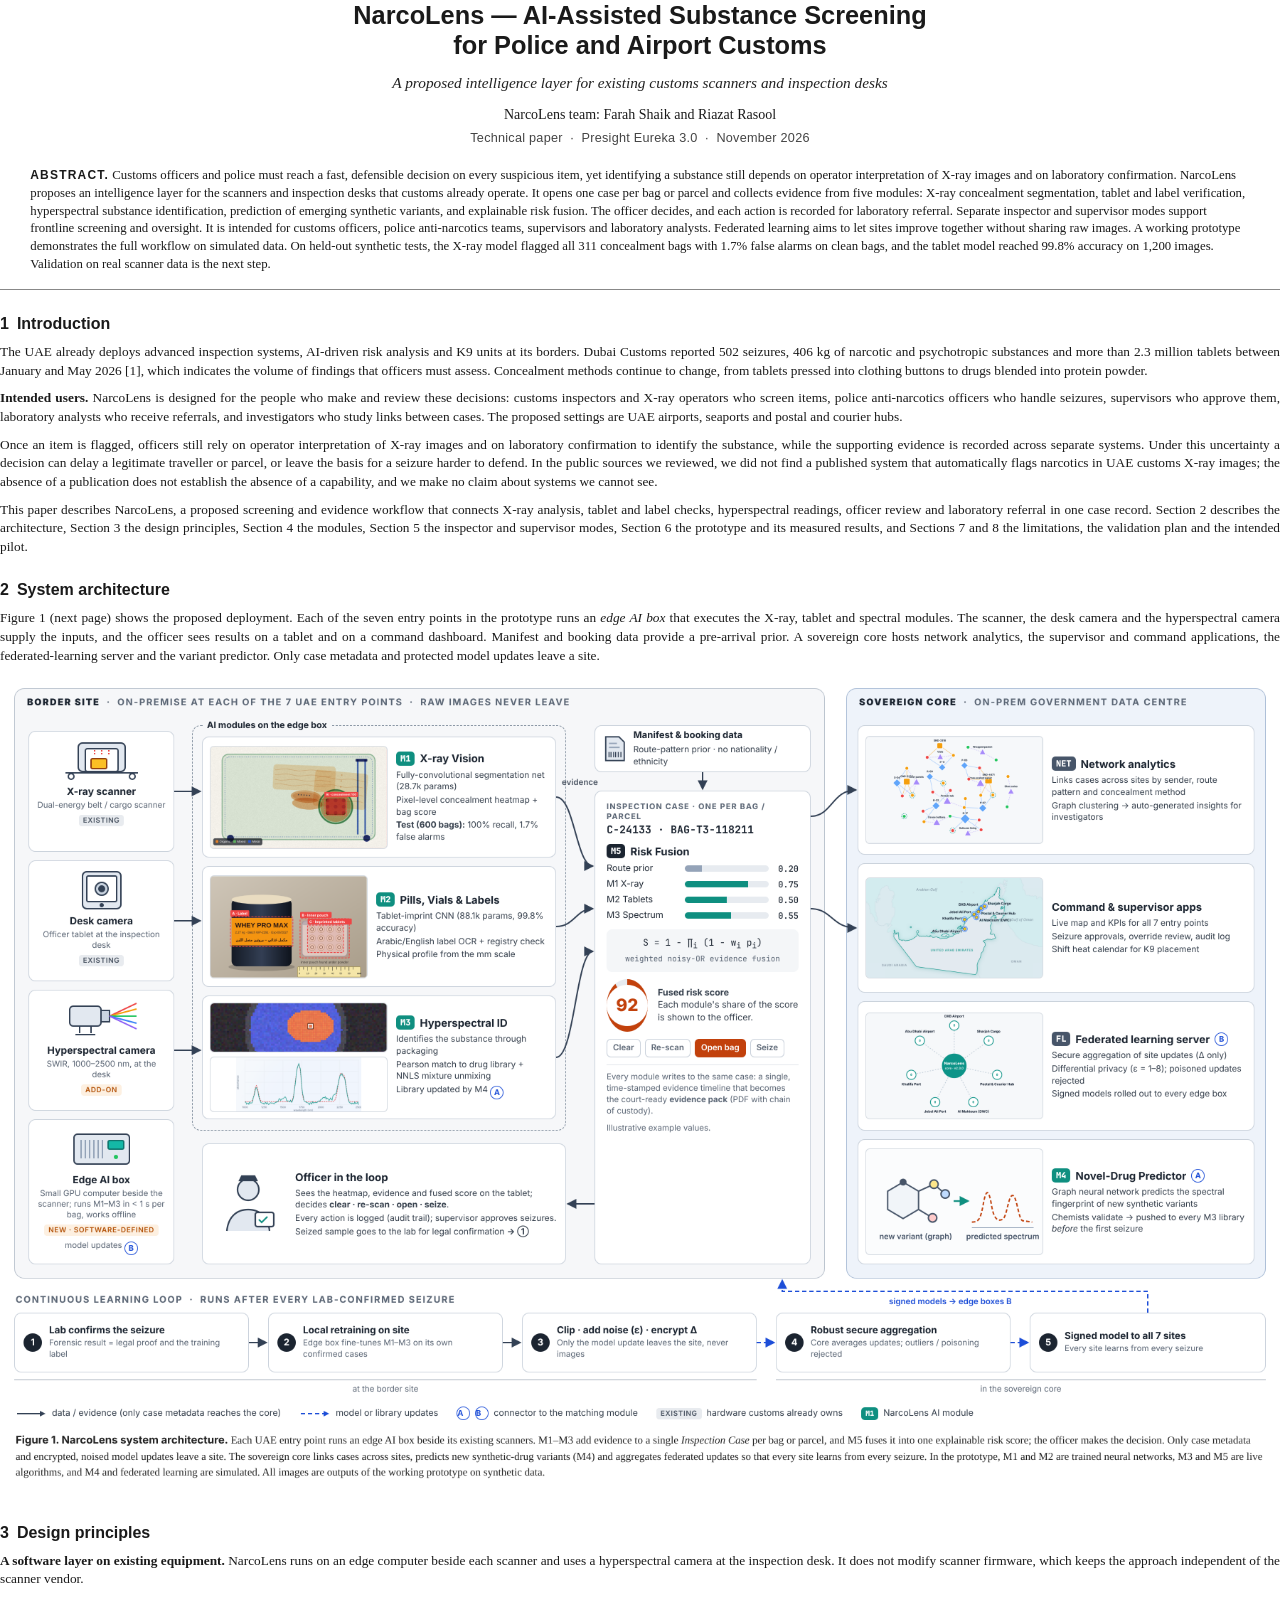
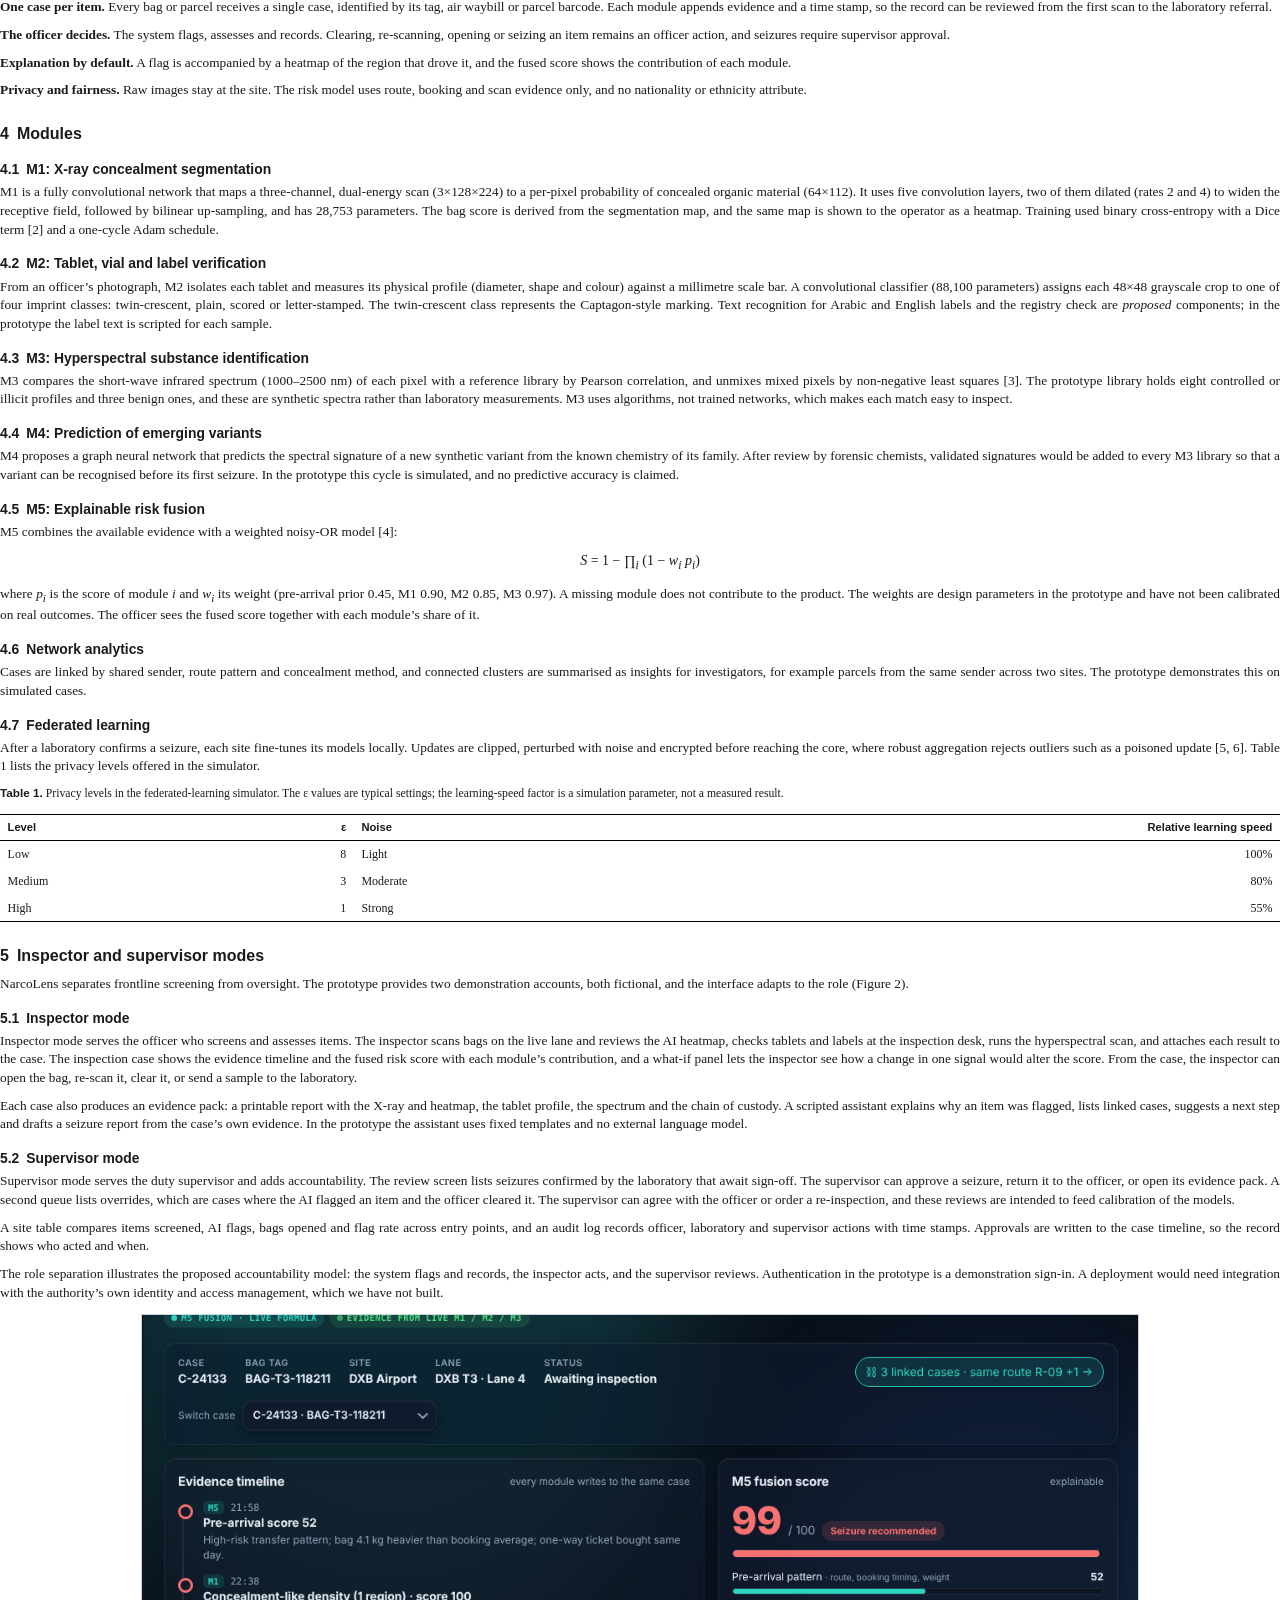
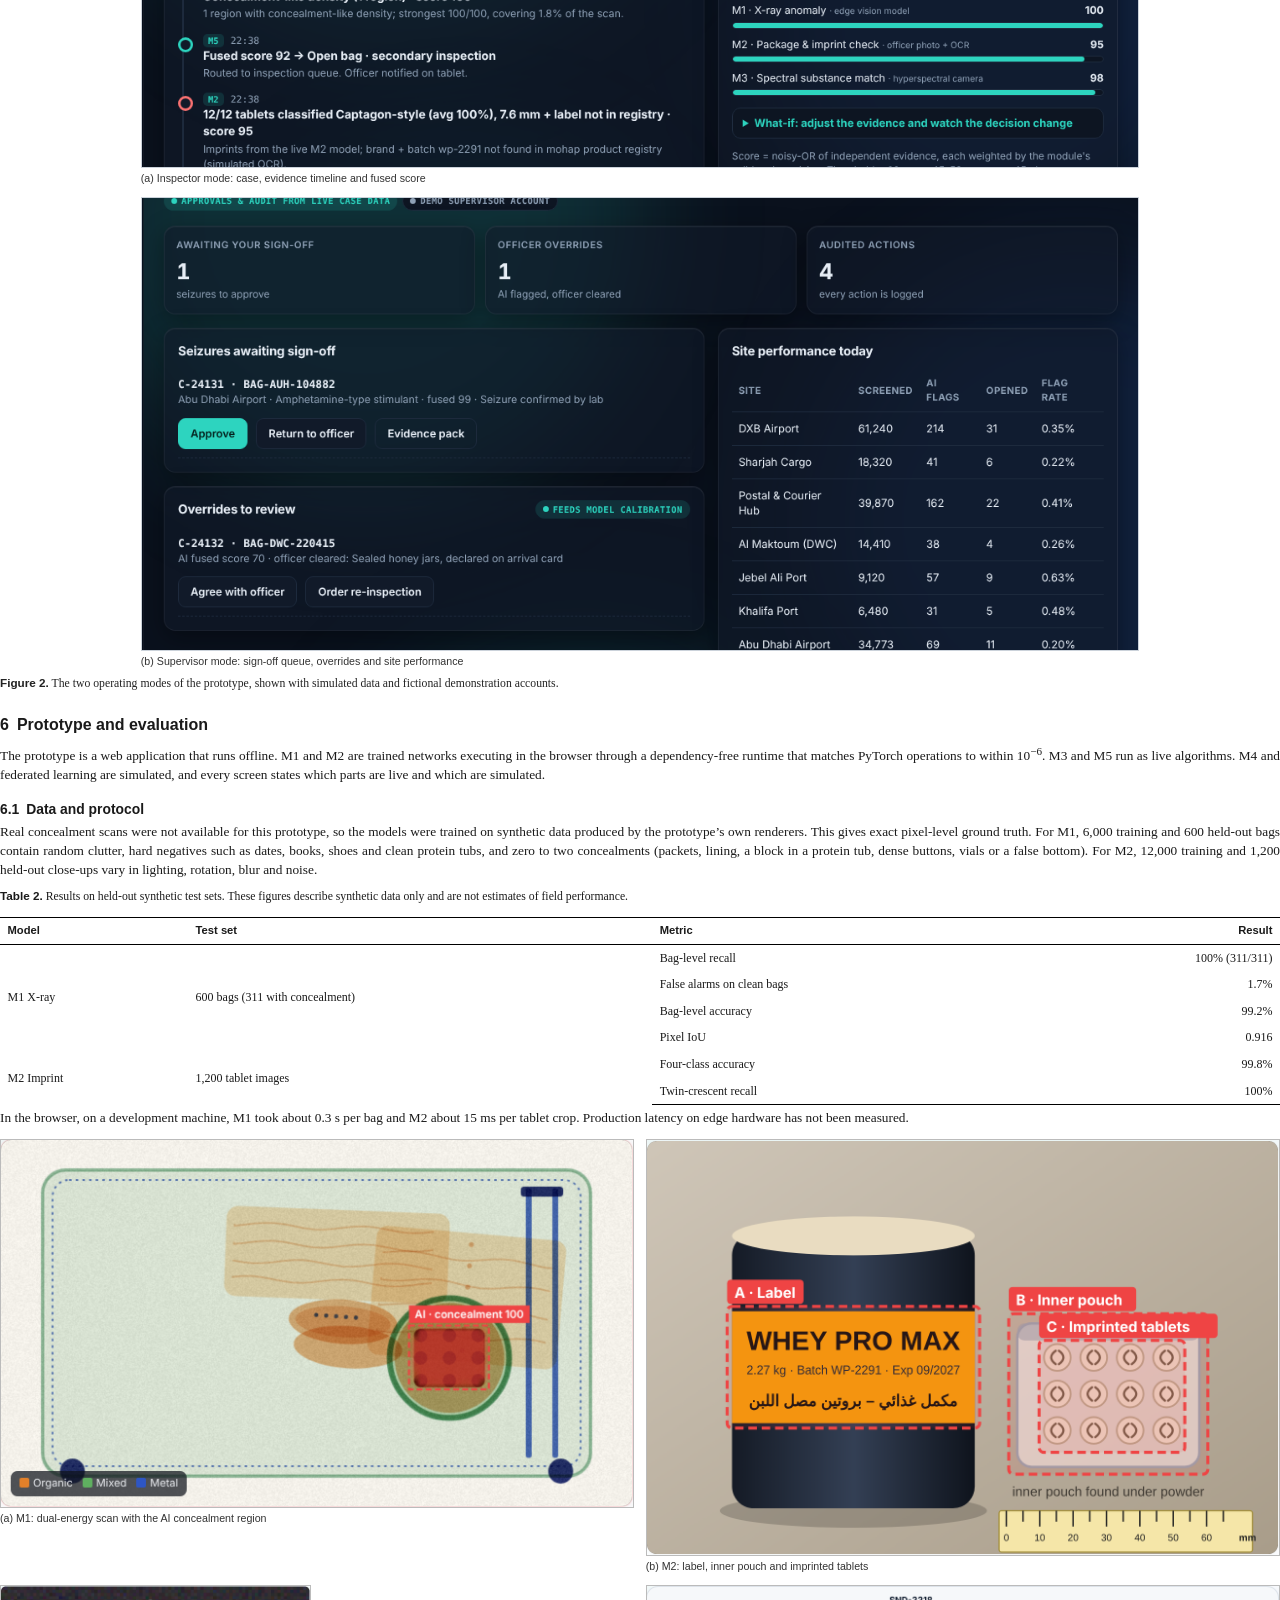
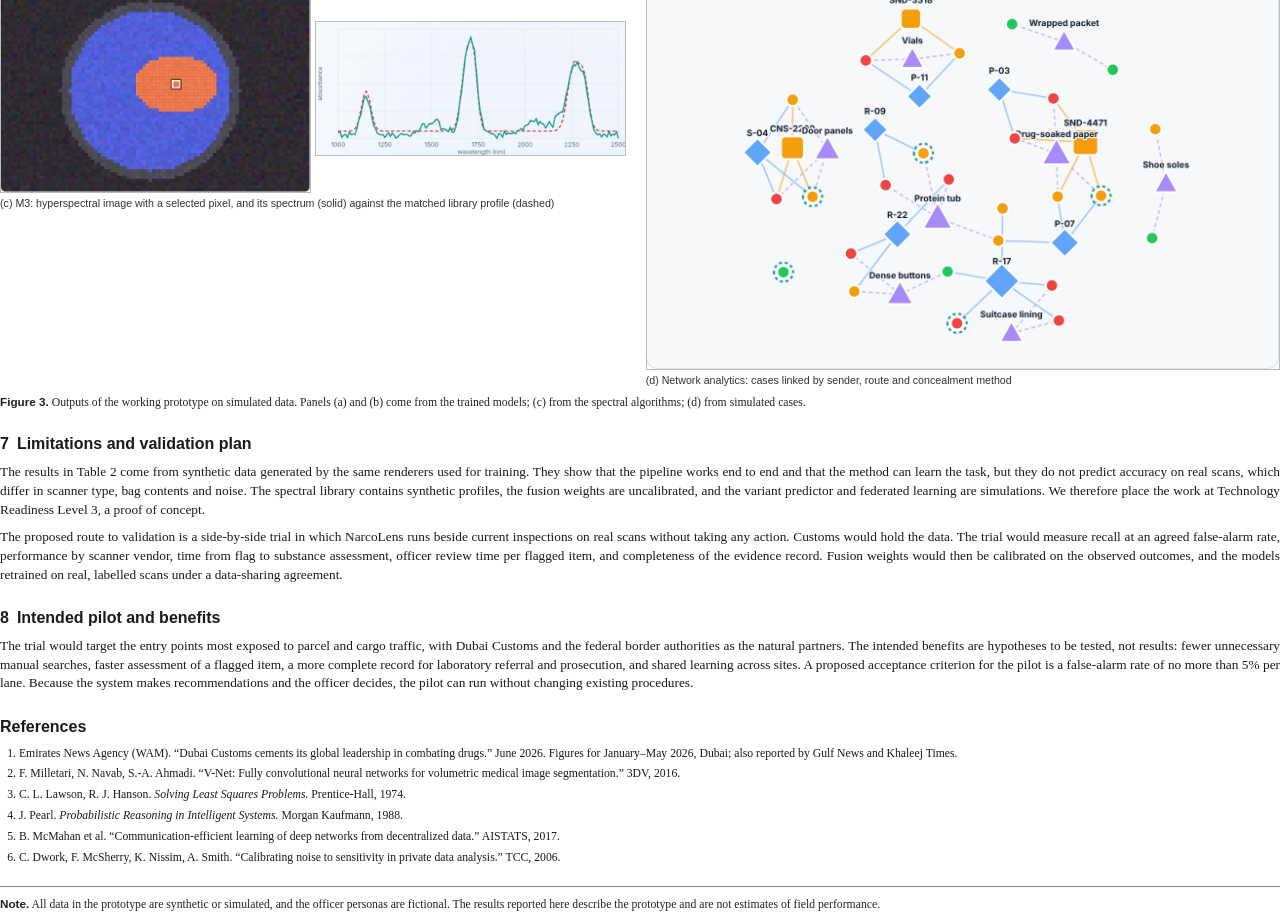
<file: docs/paper/src/paper.html>
<!doctype html>
<html lang="en"><head><meta charset="utf-8"><title>NarcoLens: Technical Overview</title>
<style>
  @page { size: A4; margin: 16mm 19mm 16mm 19mm; }
  @page wide { size: A4 landscape; margin: 12mm 10mm; }
  * { box-sizing: border-box; }
  html { font-family: "Charter", "Bitstream Charter", "Georgia", serif; color: #1a1a1a; font-size: 10pt; line-height: 1.4; }
  body { margin: 0; }
  h1, h2, h3, .sans { font-family: "Inter", "Helvetica Neue", Arial, sans-serif; }
  .title { text-align: center; margin: 0 0 4mm; }
  .title h1 { font-size: 19pt; line-height: 1.2; margin: 0 0 3mm; font-weight: 700; }
  .title .sub { font-family: Inter, Arial, sans-serif; font-size: 9.5pt; color: #444; letter-spacing: .02em; }
  .title .tagline { font-size: 11.5pt; font-style: italic; color: #222; margin: 0 0 3mm; }
  .title .by { font-size: 10.5pt; margin: 0 0 1.5mm; }
  .abstract { margin: 5mm 8mm 4mm; font-size: 9.6pt; }
  .abstract b.h { font-family: Inter, Arial, sans-serif; font-size: 9pt; letter-spacing: .1em; text-transform: uppercase; }
  .kw { margin: 2mm 8mm 5mm; font-size: 9.2pt; }
  .kw b { font-family: Inter, Arial, sans-serif; font-size: 8.8pt; letter-spacing: .08em; text-transform: uppercase; }
  hr.rule { border: 0; border-top: 0.6pt solid #888; margin: 3mm 0 5mm; }
  h2 { font-size: 12pt; margin: 6mm 0 2mm; break-after: avoid; }
  h3 { font-size: 10.4pt; margin: 4mm 0 1mm; break-after: avoid; }
  p { margin: 0 0 2.4mm; text-align: justify; hyphens: auto; }
  figure { margin: 3mm 0 4mm; break-inside: avoid; }
  figcaption { font-size: 8.8pt; line-height: 1.35; margin-top: 1.5mm; color: #222; }
  figcaption b { font-family: Inter, Arial, sans-serif; }
  .wide-page { page: wide; break-before: page; break-after: page; }
  .wide-page img { width: 100%; display: block; }
  .grid2 { display: grid; grid-template-columns: 1fr 1fr; gap: 3mm; }
  .grid2 .cell img { width: 100%; display: block; border: 0.4pt solid #bbb; }
  .cell small { display: block; font-family: Inter, Arial, sans-serif; font-size: 8pt; color: #333; margin-top: 0.8mm; }
  table { border-collapse: collapse; width: 100%; font-size: 9pt; margin: 2mm 0 1mm; }
  th, td { padding: 1.3mm 2mm; text-align: left; }
  table.t thead th { border-top: 0.8pt solid #000; border-bottom: 0.5pt solid #000; font-family: Inter, Arial, sans-serif; font-size: 8.4pt; }
  table.t tbody tr:last-child td { border-bottom: 0.8pt solid #000; }
  table.t td.n, table.t th.n { text-align: right; font-variant-numeric: tabular-nums; }
  .tcap { font-size: 8.8pt; margin: 0 0 3mm; } .tcap b { font-family: Inter, Arial, sans-serif; }
  .eq { text-align: center; margin: 2mm 0 3mm; font-size: 10.5pt; }
  .note { font-size: 8.8pt; color: #333; }
  ol.refs { padding-left: 5mm; font-size: 8.8pt; margin: 0; } ol.refs li { margin-bottom: 1.2mm; }
  .note-box { margin-top: 5mm; padding-top: 2.5mm; border-top: 0.5pt solid #888; font-size: 8.8pt; color: #222; }
  .note-box b { font-family: Inter, Arial, sans-serif; }
  .foot { font-family: Inter, Arial, sans-serif; font-size: 7.6pt; color: #666; text-align: center; margin-top: 5mm; }
  .status { font-family: Inter, Arial, sans-serif; font-size: 7.8pt; padding: 0.3mm 1.4mm; border: 0.5pt solid #888; border-radius: 1mm; white-space: nowrap; }
</style></head><body>

<div class="title">
  <h1>NarcoLens &mdash; AI-Assisted Substance Screening<br>for Police and Airport Customs</h1>
  <div class="tagline">A proposed intelligence layer for existing customs scanners and inspection desks</div>
  <div class="by">NarcoLens team: Farah Shaik and Riazat Rasool</div>
  <div class="sub">Technical paper &nbsp;&middot;&nbsp; Presight Eureka 3.0 &nbsp;&middot;&nbsp; November 2026</div>
</div>

<div class="abstract"><b class="h">Abstract.</b>
Customs officers and police must reach a fast, defensible decision on every suspicious item, yet identifying a substance still depends on operator interpretation of X-ray images and on laboratory confirmation. NarcoLens proposes an intelligence layer for the scanners and inspection desks that customs already operate. It opens one case per bag or parcel and collects evidence from five modules: X-ray concealment segmentation, tablet and label verification, hyperspectral substance identification, prediction of emerging synthetic variants, and explainable risk fusion. The officer decides, and each action is recorded for laboratory referral. Separate inspector and supervisor modes support frontline screening and oversight. It is intended for customs officers, police anti-narcotics teams, supervisors and laboratory analysts. Federated learning aims to let sites improve together without sharing raw images. A working prototype demonstrates the full workflow on simulated data. On held-out synthetic tests, the X-ray model flagged all 311 concealment bags with 1.7% false alarms on clean bags, and the tablet model reached 99.8% accuracy on 1,200 images. Validation on real scanner data is the next step.</div>
<hr class="rule">

<h2>1&ensp;Introduction</h2>
<p>The UAE already deploys advanced inspection systems, AI-driven risk analysis and K9 units at its borders. Dubai Customs reported 502 seizures, 406 kg of narcotic and psychotropic substances and more than 2.3 million tablets between January and May 2026 [1], which indicates the volume of findings that officers must assess. Concealment methods continue to change, from tablets pressed into clothing buttons to drugs blended into protein powder.</p>
<p><b>Intended users.</b> NarcoLens is designed for the people who make and review these decisions: customs inspectors and X-ray operators who screen items, police anti-narcotics officers who handle seizures, supervisors who approve them, laboratory analysts who receive referrals, and investigators who study links between cases. The proposed settings are UAE airports, seaports and postal and courier hubs.</p>
<p>Once an item is flagged, officers still rely on operator interpretation of X-ray images and on laboratory confirmation to identify the substance, while the supporting evidence is recorded across separate systems. Under this uncertainty a decision can delay a legitimate traveller or parcel, or leave the basis for a seizure harder to defend. In the public sources we reviewed, we did not find a published system that automatically flags narcotics in UAE customs X-ray images; the absence of a publication does not establish the absence of a capability, and we make no claim about systems we cannot see.</p>
<p>This paper describes NarcoLens, a proposed screening and evidence workflow that connects X-ray analysis, tablet and label checks, hyperspectral readings, officer review and laboratory referral in one case record. Section 2 describes the architecture, Section 3 the design principles, Section 4 the modules, Section 5 the inspector and supervisor modes, Section 6 the prototype and its measured results, and Sections 7 and 8 the limitations, the validation plan and the intended pilot.</p>

<h2>2&ensp;System architecture</h2>
<p>Figure 1 (next page) shows the proposed deployment. Each of the seven entry points in the prototype runs an <i>edge AI box</i> that executes the X-ray, tablet and spectral modules. The scanner, the desk camera and the hyperspectral camera supply the inputs, and the officer sees results on a tablet and on a command dashboard. Manifest and booking data provide a pre-arrival prior. A sovereign core hosts network analytics, the supervisor and command applications, the federated-learning server and the variant predictor. Only case metadata and protected model updates leave a site.</p>

<div class="wide-page">
  <figure style="margin:0">
    <img src="../../architecture/narcolens-architecture.png" alt="Figure 1">
  </figure>
</div>
<h2>3&ensp;Design principles</h2>
<p><b>A software layer on existing equipment.</b> NarcoLens runs on an edge computer beside each scanner and uses a hyperspectral camera at the inspection desk. It does not modify scanner firmware, which keeps the approach independent of the scanner vendor.</p>
<p><b>One case per item.</b> Every bag or parcel receives a single case, identified by its tag, air waybill or parcel barcode. Each module appends evidence and a time stamp, so the record can be reviewed from the first scan to the laboratory referral.</p>
<p><b>The officer decides.</b> The system flags, assesses and records. Clearing, re-scanning, opening or seizing an item remains an officer action, and seizures require supervisor approval.</p>
<p><b>Explanation by default.</b> A flag is accompanied by a heatmap of the region that drove it, and the fused score shows the contribution of each module.</p>
<p><b>Privacy and fairness.</b> Raw images stay at the site. The risk model uses route, booking and scan evidence only, and no nationality or ethnicity attribute.</p>


<h2>4&ensp;Modules</h2>
<h3>4.1&ensp;M1: X-ray concealment segmentation</h3>
<p>M1 is a fully convolutional network that maps a three-channel, dual-energy scan (3&times;128&times;224) to a per-pixel probability of concealed organic material (64&times;112). It uses five convolution layers, two of them dilated (rates 2 and 4) to widen the receptive field, followed by bilinear up-sampling, and has 28,753 parameters. The bag score is derived from the segmentation map, and the same map is shown to the operator as a heatmap. Training used binary cross-entropy with a Dice term [2] and a one-cycle Adam schedule.</p>
<h3>4.2&ensp;M2: Tablet, vial and label verification</h3>
<p>From an officer&rsquo;s photograph, M2 isolates each tablet and measures its physical profile (diameter, shape and colour) against a millimetre scale bar. A convolutional classifier (88,100 parameters) assigns each 48&times;48 grayscale crop to one of four imprint classes: twin-crescent, plain, scored or letter-stamped. The twin-crescent class represents the Captagon-style marking. Text recognition for Arabic and English labels and the registry check are <i>proposed</i> components; in the prototype the label text is scripted for each sample.</p>
<h3>4.3&ensp;M3: Hyperspectral substance identification</h3>
<p>M3 compares the short-wave infrared spectrum (1000&ndash;2500&nbsp;nm) of each pixel with a reference library by Pearson correlation, and unmixes mixed pixels by non-negative least squares [3]. The prototype library holds eight controlled or illicit profiles and three benign ones, and these are synthetic spectra rather than laboratory measurements. M3 uses algorithms, not trained networks, which makes each match easy to inspect.</p>
<h3>4.4&ensp;M4: Prediction of emerging variants</h3>
<p>M4 proposes a graph neural network that predicts the spectral signature of a new synthetic variant from the known chemistry of its family. After review by forensic chemists, validated signatures would be added to every M3 library so that a variant can be recognised before its first seizure. In the prototype this cycle is simulated, and no predictive accuracy is claimed.</p>
<h3>4.5&ensp;M5: Explainable risk fusion</h3>
<p>M5 combines the available evidence with a weighted noisy-OR model [4]:</p>
<div class="eq"><i>S</i> = 1 &minus; &prod;<sub><i>i</i></sub> (1 &minus; <i>w<sub>i</sub></i>&nbsp;<i>p<sub>i</sub></i>)</div>
<p>where <i>p<sub>i</sub></i> is the score of module <i>i</i> and <i>w<sub>i</sub></i> its weight (pre-arrival prior 0.45, M1 0.90, M2 0.85, M3 0.97). A missing module does not contribute to the product. The weights are design parameters in the prototype and have not been calibrated on real outcomes. The officer sees the fused score together with each module&rsquo;s share of it.</p>
<h3>4.6&ensp;Network analytics</h3>
<p>Cases are linked by shared sender, route pattern and concealment method, and connected clusters are summarised as insights for investigators, for example parcels from the same sender across two sites. The prototype demonstrates this on simulated cases.</p>
<h3>4.7&ensp;Federated learning</h3>
<p>After a laboratory confirms a seizure, each site fine-tunes its models locally. Updates are clipped, perturbed with noise and encrypted before reaching the core, where robust aggregation rejects outliers such as a poisoned update [5, 6]. Table 1 lists the privacy levels offered in the simulator.</p>
<div class="tcap"><b>Table 1.</b> Privacy levels in the federated-learning simulator. The &epsilon; values are typical settings; the learning-speed factor is a simulation parameter, not a measured result.</div>
<table class="t"><thead><tr><th>Level</th><th class="n">&epsilon;</th><th>Noise</th><th class="n">Relative learning speed</th></tr></thead><tbody>
<tr><td>Low</td><td class="n">8</td><td>Light</td><td class="n">100%</td></tr>
<tr><td>Medium</td><td class="n">3</td><td>Moderate</td><td class="n">80%</td></tr>
<tr><td>High</td><td class="n">1</td><td>Strong</td><td class="n">55%</td></tr></tbody></table>


<h2>5&ensp;Inspector and supervisor modes</h2>
<p>NarcoLens separates frontline screening from oversight. The prototype provides two demonstration accounts, both fictional, and the interface adapts to the role (Figure 2).</p>
<h3>5.1&ensp;Inspector mode</h3>
<p>Inspector mode serves the officer who screens and assesses items. The inspector scans bags on the live lane and reviews the AI heatmap, checks tablets and labels at the inspection desk, runs the hyperspectral scan, and attaches each result to the case. The inspection case shows the evidence timeline and the fused risk score with each module&rsquo;s contribution, and a what-if panel lets the inspector see how a change in one signal would alter the score. From the case, the inspector can open the bag, re-scan it, clear it, or send a sample to the laboratory.</p>
<p>Each case also produces an evidence pack: a printable report with the X-ray and heatmap, the tablet profile, the spectrum and the chain of custody. A scripted assistant explains why an item was flagged, lists linked cases, suggests a next step and drafts a seizure report from the case&rsquo;s own evidence. In the prototype the assistant uses fixed templates and no external language model.</p>
<h3>5.2&ensp;Supervisor mode</h3>
<p>Supervisor mode serves the duty supervisor and adds accountability. The review screen lists seizures confirmed by the laboratory that await sign-off. The supervisor can approve a seizure, return it to the officer, or open its evidence pack. A second queue lists overrides, which are cases where the AI flagged an item and the officer cleared it. The supervisor can agree with the officer or order a re-inspection, and these reviews are intended to feed calibration of the models.</p>
<p>A site table compares items screened, AI flags, bags opened and flag rate across entry points, and an audit log records officer, laboratory and supervisor actions with time stamps. Approvals are written to the case timeline, so the record shows who acted and when.</p>
<p>The role separation illustrates the proposed accountability model: the system flags and records, the inspector acts, and the supervisor reviews. Authentication in the prototype is a demonstration sign-in. A deployment would need integration with the authority&rsquo;s own identity and access management, which we have not built.</p>
<figure>
  <div style="display:grid;grid-template-columns:1fr;gap:3mm;width:78%;margin:0 auto">
    <div class="cell"><img src="../../pitch-deck/assets/inspector.png" style="width:100%;display:block;border:.3mm solid #cbd2da"><small>(a) Inspector mode: case, evidence timeline and fused score</small></div>
    <div class="cell"><img src="../../pitch-deck/assets/supervisor.png" style="width:100%;display:block;border:.3mm solid #cbd2da"><small>(b) Supervisor mode: sign-off queue, overrides and site performance</small></div>
  </div>
  <figcaption><b>Figure 2.</b> The two operating modes of the prototype, shown with simulated data and fictional demonstration accounts.</figcaption>
</figure>

<h2>6&ensp;Prototype and evaluation</h2>
<p>The prototype is a web application that runs offline. M1 and M2 are trained networks executing in the browser through a dependency-free runtime that matches PyTorch operations to within 10<sup>&minus;6</sup>. M3 and M5 run as live algorithms. M4 and federated learning are simulated, and every screen states which parts are live and which are simulated.</p>
<h3>6.1&ensp;Data and protocol</h3>
<p>Real concealment scans were not available for this prototype, so the models were trained on synthetic data produced by the prototype&rsquo;s own renderers. This gives exact pixel-level ground truth. For M1, 6,000 training and 600 held-out bags contain random clutter, hard negatives such as dates, books, shoes and clean protein tubs, and zero to two concealments (packets, lining, a block in a protein tub, dense buttons, vials or a false bottom). For M2, 12,000 training and 1,200 held-out close-ups vary in lighting, rotation, blur and noise.</p>
<div class="tcap"><b>Table 2.</b> Results on held-out synthetic test sets. These figures describe synthetic data only and are not estimates of field performance.</div>
<table class="t"><thead><tr><th>Model</th><th>Test set</th><th>Metric</th><th class="n">Result</th></tr></thead><tbody>
<tr><td rowspan="4">M1 X-ray</td><td rowspan="4">600 bags (311 with concealment)</td><td>Bag-level recall</td><td class="n">100% (311/311)</td></tr>
<tr><td>False alarms on clean bags</td><td class="n">1.7%</td></tr>
<tr><td>Bag-level accuracy</td><td class="n">99.2%</td></tr>
<tr><td>Pixel IoU</td><td class="n">0.916</td></tr>
<tr><td rowspan="2">M2 Imprint</td><td rowspan="2">1,200 tablet images</td><td>Four-class accuracy</td><td class="n">99.8%</td></tr>
<tr><td>Twin-crescent recall</td><td class="n">100%</td></tr></tbody></table>
<p>In the browser, on a development machine, M1 took about 0.3&nbsp;s per bag and M2 about 15&nbsp;ms per tablet crop. Production latency on edge hardware has not been measured.</p>

<figure>
  <div class="grid2">
    <div class="cell"><img src="../../architecture/src/xray.png"><small>(a) M1: dual-energy scan with the AI concealment region</small></div>
    <div class="cell"><img src="../../architecture/src/desk.png"><small>(b) M2: label, inner pouch and imprinted tablets</small></div>
    <div class="cell"><div style="display:flex;gap:1.2mm;align-items:center"><img src="../../architecture/src/hyper.png" style="width:49%"><img src="../../architecture/src/spec.png" style="width:49%"></div><small>(c) M3: hyperspectral image with a selected pixel, and its spectrum (solid) against the matched library profile (dashed)</small></div>
    <div class="cell"><img src="../../architecture/src/net.png"><small>(d) Network analytics: cases linked by sender, route and concealment method</small></div>
  </div>
  <figcaption><b>Figure 3.</b> Outputs of the working prototype on simulated data. Panels (a) and (b) come from the trained models; (c) from the spectral algorithms; (d) from simulated cases.</figcaption>
</figure>

<h2>7&ensp;Limitations and validation plan</h2>
<p>The results in Table 2 come from synthetic data generated by the same renderers used for training. They show that the pipeline works end to end and that the method can learn the task, but they do not predict accuracy on real scans, which differ in scanner type, bag contents and noise. The spectral library contains synthetic profiles, the fusion weights are uncalibrated, and the variant predictor and federated learning are simulations. We therefore place the work at Technology Readiness Level 3, a proof of concept.</p>
<p>The proposed route to validation is a side-by-side trial in which NarcoLens runs beside current inspections on real scans without taking any action. Customs would hold the data. The trial would measure recall at an agreed false-alarm rate, performance by scanner vendor, time from flag to substance assessment, officer review time per flagged item, and completeness of the evidence record. Fusion weights would then be calibrated on the observed outcomes, and the models retrained on real, labelled scans under a data-sharing agreement.</p>

<h2>8&ensp;Intended pilot and benefits</h2>
<p>The trial would target the entry points most exposed to parcel and cargo traffic, with Dubai Customs and the federal border authorities as the natural partners. The intended benefits are hypotheses to be tested, not results: fewer unnecessary manual searches, faster assessment of a flagged item, a more complete record for laboratory referral and prosecution, and shared learning across sites. A proposed acceptance criterion for the pilot is a false-alarm rate of no more than 5% per lane. Because the system makes recommendations and the officer decides, the pilot can run without changing existing procedures.</p>

<h2>References</h2>
<ol class="refs">
<li>Emirates News Agency (WAM). &ldquo;Dubai Customs cements its global leadership in combating drugs.&rdquo; June 2026. Figures for January&ndash;May 2026, Dubai; also reported by Gulf News and Khaleej Times.</li>
<li>F. Milletari, N. Navab, S.-A. Ahmadi. &ldquo;V-Net: Fully convolutional neural networks for volumetric medical image segmentation.&rdquo; 3DV, 2016.</li>
<li>C. L. Lawson, R. J. Hanson. <i>Solving Least Squares Problems.</i> Prentice-Hall, 1974.</li>
<li>J. Pearl. <i>Probabilistic Reasoning in Intelligent Systems.</i> Morgan Kaufmann, 1988.</li>
<li>B. McMahan et al. &ldquo;Communication-efficient learning of deep networks from decentralized data.&rdquo; AISTATS, 2017.</li>
<li>C. Dwork, F. McSherry, K. Nissim, A. Smith. &ldquo;Calibrating noise to sensitivity in private data analysis.&rdquo; TCC, 2006.</li>
</ol>
<div class="note-box"><b>Note.</b> All data in the prototype are synthetic or simulated, and the officer personas are fictional. The results reported here describe the prototype and are not estimates of field performance.</div>
</body></html>
</file>
<file: narcolens-prototype/css/style.css>
/* NarcoLens prototype – styles */
:root {
  --bg: #f2f5f8;
  --panel: #ffffff;
  --panel-2: #f6f8fa;
  --text: #0f1b2d;
  --muted: #5b6b7f;
  --border: #dde3ea;
  --accent: #0d9488;
  --accent-2: #0f766e;
  --accent-soft: rgba(13, 148, 136, .12);
  --danger: #dc2626;
  --danger-soft: rgba(220, 38, 38, .12);
  --warn: #d97706;
  --warn-soft: rgba(217, 119, 6, .14);
  --ok: #16a34a;
  --ok-soft: rgba(22, 163, 74, .12);
  --shadow: 0 1px 2px rgba(15, 27, 45, .06), 0 6px 18px rgba(15, 27, 45, .06);
  --map-land: #e3eaf0;
  --map-sea: #d3ecef;
  --map-line: #b9c7d4;
  --sidebar: #0b1726;
  --sidebar-text: #c3d1df;
  --chart-grid: #e5eaf0;
  color-scheme: light;
}

@media (prefers-color-scheme: dark) {
  :root:not([data-theme="light"]) {
    --bg: #0a111d;
    --panel: #111a29;
    --panel-2: #0d1522;
    --text: #e6edf5;
    --muted: #8fa1b6;
    --border: #1f2c3f;
    --accent: #2dd4bf;
    --accent-2: #14b8a6;
    --accent-soft: rgba(45, 212, 191, .14);
    --danger: #f87171;
    --danger-soft: rgba(248, 113, 113, .15);
    --warn: #fbbf24;
    --warn-soft: rgba(251, 191, 36, .14);
    --ok: #4ade80;
    --ok-soft: rgba(74, 222, 128, .13);
    --shadow: 0 1px 2px rgba(0, 0, 0, .3), 0 6px 18px rgba(0, 0, 0, .25);
    --map-land: #172334;
    --map-sea: #0d2430;
    --map-line: #2a3b52;
    --sidebar: #070d17;
    --chart-grid: #1d2a3c;
    color-scheme: dark;
  }
}

:root[data-theme="dark"] {
  --bg: #0a111d;
  --panel: #111a29;
  --panel-2: #0d1522;
  --text: #e6edf5;
  --muted: #8fa1b6;
  --border: #1f2c3f;
  --accent: #2dd4bf;
  --accent-2: #14b8a6;
  --accent-soft: rgba(45, 212, 191, .14);
  --danger: #f87171;
  --danger-soft: rgba(248, 113, 113, .15);
  --warn: #fbbf24;
  --warn-soft: rgba(251, 191, 36, .14);
  --ok: #4ade80;
  --ok-soft: rgba(74, 222, 128, .13);
  --shadow: 0 1px 2px rgba(0, 0, 0, .3), 0 6px 18px rgba(0, 0, 0, .25);
  --map-land: #172334;
  --map-sea: #0d2430;
  --map-line: #2a3b52;
  --sidebar: #070d17;
  --chart-grid: #1d2a3c;
  color-scheme: dark;
}

* { box-sizing: border-box; }
html, body { margin: 0; }
body {
  background: var(--bg);
  color: var(--text);
  font: 14px/1.45 "Segoe UI", system-ui, -apple-system, Roboto, "Helvetica Neue", Arial, sans-serif;
  -webkit-font-smoothing: antialiased;
}
h1, h2, h3 { margin: 0; letter-spacing: -.01em; }
h3 { font-size: 15px; }
button { font: inherit; }
.muted { color: var(--muted); }
.small { font-size: 12px; }
[hidden] { display: none !important; }


/* ---------- shell ---------- */
.shell { display: grid; grid-template-columns: 252px minmax(0, 1fr); min-height: 100vh; }
.sidebar {
  background: var(--sidebar);
  color: var(--sidebar-text);
  padding: 20px 14px;
  display: flex;
  flex-direction: column;
  gap: 22px;
  position: sticky;
  top: 0;
  height: 100vh;
  overflow-y: auto;
}
.brand { display: flex; align-items: center; gap: 10px; color: #fff; padding: 0 6px; }
.brand .logo { width: 36px; height: 36px; color: #fff; flex: none; }
.brand b { display: block; font-size: 18px; letter-spacing: -.01em; }
.brand small { display: block; color: var(--sidebar-text); font-size: 11.5px; }
#nav { display: flex; flex-direction: column; gap: 3px; }
#nav a {
  display: flex; align-items: center; gap: 10px;
  color: var(--sidebar-text);
  text-decoration: none;
  padding: 9px 10px;
  border-radius: 9px;
  font-size: 13px;
  transition: background .15s, color .15s;
}
#nav a:hover { background: rgba(255, 255, 255, .06); color: #fff; }
#nav a.active { background: rgba(45, 212, 191, .16); color: #fff; }
#nav .num {
  font: 700 10.5px/1 ui-monospace, SFMono-Regular, Menlo, Consolas, monospace;
  color: #2dd4bf;
  background: rgba(45, 212, 191, .12);
  border-radius: 6px;
  padding: 4px 5px;
  min-width: 30px;
  text-align: center;
}

main { padding: 20px 24px 90px; min-width: 0; }
.topbar { display: flex; justify-content: space-between; align-items: flex-start; gap: 16px; margin-bottom: 18px; }
.titles h1 { font-size: 22px; }
.titles p { margin: 4px 0 0; color: var(--muted); max-width: 760px; }
.top-actions { display: flex; align-items: center; gap: 8px; flex: none; }
.clock { font: 600 12px ui-monospace, SFMono-Regular, Menlo, Consolas, monospace; color: var(--muted); padding: 0 6px; }

.btn {
  border: 1px solid var(--border);
  background: var(--panel);
  color: var(--text);
  padding: 8px 14px;
  border-radius: 9px;
  cursor: pointer;
  font-weight: 600;
  font-size: 13px;
  transition: background .15s, border-color .15s, opacity .15s;
  white-space: nowrap;
}
.btn:hover:not(:disabled) { border-color: var(--accent); }
.btn:disabled { opacity: .45; cursor: not-allowed; }
.btn.primary { background: var(--accent); border-color: var(--accent); color: #fff; }
:root[data-theme="dark"] .btn.primary { color: #04201c; }
@media (prefers-color-scheme: dark) { :root:not([data-theme="light"]) .btn.primary { color: #04201c; } }
.btn.primary:hover:not(:disabled) { background: var(--accent-2); }
.btn.danger { background: var(--danger); border-color: var(--danger); color: #fff; }
.btn.ghost { background: transparent; }
.btn.icon { padding: 8px 11px; font-size: 16px; line-height: 1; }

.card {
  background: var(--panel);
  border: 1px solid var(--border);
  border-radius: 14px;
  padding: 16px;
  box-shadow: var(--shadow);
  min-width: 0;
}
.card-h { display: flex; justify-content: space-between; align-items: center; gap: 10px; margin-bottom: 12px; flex-wrap: wrap; }
.stack { display: flex; flex-direction: column; gap: 16px; min-width: 0; }
.grid-2 { display: grid; grid-template-columns: minmax(0, 1.35fr) minmax(0, 1fr); gap: 16px; margin-bottom: 16px; }
.grid-lane { display: grid; grid-template-columns: minmax(0, 1.55fr) minmax(0, 1fr); gap: 16px; margin-bottom: 16px; }
.screen > .card { margin-bottom: 16px; }
.row { display: flex; align-items: center; gap: 10px; flex-wrap: wrap; margin-top: 12px; }

.pill {
  display: inline-flex; align-items: center; gap: 5px;
  padding: 3px 9px;
  border-radius: 999px;
  font-size: 11.5px;
  font-weight: 700;
  background: var(--panel-2);
  border: 1px solid var(--border);
  color: var(--muted);
  white-space: nowrap;
}
.pill.live { color: var(--ok); background: var(--ok-soft); border-color: transparent; }
.pill.high { color: var(--danger); background: var(--danger-soft); border-color: transparent; }
.pill.mid { color: var(--warn); background: var(--warn-soft); border-color: transparent; }
.pill.low { color: var(--ok); background: var(--ok-soft); border-color: transparent; }
.pill.accent { color: var(--accent); background: var(--accent-soft); border-color: transparent; }

/* ---------- KPIs ---------- */
.kpis { display: grid; grid-template-columns: repeat(5, minmax(0, 1fr)); gap: 12px; margin-bottom: 16px; }
.kpis.three { grid-template-columns: repeat(3, minmax(0, 1fr)); }
.kpi { background: var(--panel); border: 1px solid var(--border); border-radius: 14px; padding: 14px; box-shadow: var(--shadow); }
.kpi .lbl { font-size: 11.5px; color: var(--muted); text-transform: uppercase; letter-spacing: .05em; font-weight: 600; }
.kpi .val { font-size: 26px; font-weight: 750; margin-top: 4px; font-variant-numeric: tabular-nums; }
.kpi .sub { font-size: 12px; color: var(--muted); }
.kpi .sub b { color: var(--ok); }

/* ---------- map ---------- */
.map, .fednet { width: 100%; height: auto; display: block; border-radius: 10px; background: var(--map-sea); }
.fednet { background: var(--panel-2); }
.map .land { fill: var(--map-land); stroke: var(--map-line); stroke-width: 1.5; }
.map .sea-lbl { fill: var(--muted); font-size: 12px; font-style: italic; opacity: .7; }
.map .site-lbl, .fednet .site-lbl { fill: var(--text); font-size: 11.5px; font-weight: 650; }
.map .site { fill: var(--accent); stroke: var(--panel); stroke-width: 2; }
.pulse { transform-box: fill-box; transform-origin: center; animation: pulse 1.8s ease-out forwards; fill: none; stroke-width: 2.5; }
.pulse.ok { stroke: var(--ok); }
.pulse.danger { stroke: var(--danger); }
@keyframes pulse { from { transform: scale(1); opacity: 1; } to { transform: scale(5); opacity: 0; } }
.legend { display: flex; gap: 16px; font-size: 12px; color: var(--muted); margin-top: 10px; flex-wrap: wrap; }
.dot { display: inline-block; width: 9px; height: 9px; border-radius: 50%; margin-right: 5px; vertical-align: -1px; }
.dot.ok { background: var(--ok); }
.dot.danger { background: var(--danger); }

/* ---------- queue + log ---------- */
.queue, .log { list-style: none; margin: 0; padding: 0; }
.queue li {
  display: flex; align-items: center; justify-content: space-between; gap: 10px;
  padding: 10px; border: 1px solid var(--border); border-radius: 10px; margin-bottom: 8px; cursor: pointer;
  transition: border-color .15s;
}
.queue li:hover { border-color: var(--accent); }
.queue .q-main { min-width: 0; }
.queue .q-main b { display: block; font-family: ui-monospace, SFMono-Regular, Menlo, Consolas, monospace; font-size: 12.5px; }
.queue .q-main span { display: block; font-size: 12px; color: var(--muted); white-space: nowrap; overflow: hidden; text-overflow: ellipsis; }
.queue .empty { cursor: default; color: var(--muted); justify-content: center; }
.log { max-height: 220px; overflow: auto; font-size: 12.5px; }
.log li { display: grid; grid-template-columns: 62px 44px 1fr; gap: 8px; padding: 6px 0; border-bottom: 1px dashed var(--border); }
.log time { font-family: ui-monospace, SFMono-Regular, Menlo, Consolas, monospace; color: var(--muted); font-size: 11.5px; }
.log .site-tag { font-weight: 700; font-size: 11px; color: var(--accent); }
.log .lvl-danger { color: var(--danger); font-weight: 600; }
.log .lvl-ok { color: var(--text); }
.log .lvl-info { color: var(--muted); }

/* ---------- flow ---------- */
.flow { display: flex; align-items: stretch; gap: 6px; overflow-x: auto; padding-bottom: 4px; }
.flow-step {
  flex: 1 0 118px;
  display: flex; flex-direction: column; gap: 2px; align-items: flex-start; text-align: left;
  background: var(--panel-2); color: var(--text);
  border: 1px solid var(--border); border-radius: 10px; padding: 10px; cursor: pointer;
}
.flow-step:hover { border-color: var(--accent); }
.flow-step b { font: 700 11px ui-monospace, SFMono-Regular, Menlo, Consolas, monospace; color: var(--accent); }
.flow-step span { font-weight: 650; font-size: 13px; }
.flow-step small { color: var(--muted); font-size: 11.5px; }
.flow-step.hub { background: var(--accent-soft); border-color: var(--accent); }
.flow-arrow { align-self: center; color: var(--muted); font-size: 18px; flex: none; }

/* ---------- lane ---------- */
.bag-strip { display: flex; gap: 8px; overflow-x: auto; padding: 2px 2px 12px; margin-bottom: 4px; }
.bag-chip {
  flex: none;
  border: 1px solid var(--border); background: var(--panel); color: var(--text);
  border-radius: 10px; padding: 8px 11px; cursor: pointer; text-align: left;
  font-size: 12px; min-width: 150px;
}
.bag-chip b { display: block; font-family: ui-monospace, SFMono-Regular, Menlo, Consolas, monospace; font-size: 12px; }
.bag-chip span { color: var(--muted); }
.bag-chip.active { border-color: var(--accent); box-shadow: 0 0 0 2px var(--accent-soft); }
.bag-chip.flagged b::after { content: " ⚑"; color: var(--danger); }
.bag-chip.cleared b::after { content: " ✓"; color: var(--ok); }
.xray-wrap { position: relative; border-radius: 10px; overflow: hidden; background: #1b1f24; }
.xray-wrap canvas { display: block; width: 100%; height: auto; }
.xray-legend {
  position: absolute; left: 10px; bottom: 10px; display: flex; gap: 10px;
  background: rgba(15, 20, 28, .72); color: #e5e7eb; font-size: 11px; padding: 5px 9px; border-radius: 7px;
}
.sw { display: inline-block; width: 10px; height: 10px; border-radius: 2px; margin-right: 4px; vertical-align: -1px; }
.sw.o { background: #e2802a; }
.sw.m { background: #5fb060; }
.sw.b { background: #2e56c4; }
.switch { display: inline-flex; align-items: center; gap: 6px; font-size: 12.5px; color: var(--muted); cursor: pointer; user-select: none; }
.switch input { accent-color: var(--accent); width: 15px; height: 15px; }

.score-big { display: flex; align-items: baseline; gap: 8px; }
.score-big .n { font-size: 46px; font-weight: 800; line-height: 1; font-variant-numeric: tabular-nums; }
.score-big .of { color: var(--muted); }
.meter { height: 10px; border-radius: 999px; background: var(--panel-2); border: 1px solid var(--border); overflow: hidden; margin: 10px 0 14px; }
.meter i { display: block; height: 100%; border-radius: 999px; transition: width .6s ease; }
.lvl-high { color: var(--danger); }
.lvl-mid { color: var(--warn); }
.lvl-low { color: var(--ok); }
.bg-high { background: var(--danger); }
.bg-mid { background: var(--warn); }
.bg-low { background: var(--ok); }
.result-h { display: flex; justify-content: space-between; align-items: center; gap: 8px; margin-bottom: 10px; flex-wrap: wrap; }
.kv { display: grid; grid-template-columns: 120px 1fr; gap: 6px 10px; font-size: 13px; margin: 10px 0; }
.kv dt { color: var(--muted); }
.kv dd { margin: 0; min-width: 0; }
.finding { border-left: 3px solid var(--danger); background: var(--danger-soft); padding: 8px 10px; border-radius: 0 8px 8px 0; margin: 8px 0; font-size: 13px; }
.finding.low { border-color: var(--warn); background: var(--warn-soft); }
.finding.none { border-color: var(--ok); background: var(--ok-soft); }
.decision { margin-top: 12px; padding: 10px 12px; border-radius: 10px; font-weight: 650; display: flex; justify-content: space-between; align-items: center; gap: 10px; flex-wrap: wrap; }
.decision.high { background: var(--danger-soft); color: var(--danger); }
.decision.mid { background: var(--warn-soft); color: var(--warn); }
.decision.low { background: var(--ok-soft); color: var(--ok); }
.placeholder { color: var(--muted); text-align: center; padding: 40px 10px; }
.spinner { display: inline-block; width: 14px; height: 14px; border: 2px solid var(--border); border-top-color: var(--accent); border-radius: 50%; animation: spin .7s linear infinite; vertical-align: -2px; margin-right: 6px; }
@keyframes spin { to { transform: rotate(360deg); } }

/* ---------- case ---------- */
.case-head { display: flex; justify-content: space-between; align-items: center; gap: 16px; flex-wrap: wrap; margin-bottom: 16px; }
.case-head .ids { display: flex; gap: 22px; flex-wrap: wrap; }
.case-head .ids div small { display: block; color: var(--muted); font-size: 11px; text-transform: uppercase; letter-spacing: .05em; font-weight: 600; }
.case-head .ids div b { font-size: 14px; }
.case-head select { font: inherit; padding: 7px 10px; border-radius: 9px; border: 1px solid var(--border); background: var(--panel-2); color: var(--text); max-width: 100%; }
.timeline { list-style: none; margin: 0; padding: 0 0 0 18px; position: relative; }
.timeline::before { content: ""; position: absolute; left: 5px; top: 6px; bottom: 6px; width: 2px; background: var(--border); }
.timeline li { position: relative; padding: 0 0 14px 12px; }
.timeline li::before { content: ""; position: absolute; left: -18px; top: 4px; width: 12px; height: 12px; border-radius: 50%; background: var(--panel); border: 3px solid var(--accent); }
.timeline li.danger::before { border-color: var(--danger); }
.timeline li.ok::before { border-color: var(--ok); }
.timeline li.new { animation: fadein .5s ease; }
@keyframes fadein { from { opacity: 0; transform: translateY(6px); } to { opacity: 1; transform: none; } }
.timeline .t-top { display: flex; gap: 8px; align-items: baseline; flex-wrap: wrap; }
.timeline .t-mod { font: 700 10.5px ui-monospace, SFMono-Regular, Menlo, Consolas, monospace; color: var(--accent); background: var(--accent-soft); padding: 2px 6px; border-radius: 5px; }
.timeline time { font: 11.5px ui-monospace, SFMono-Regular, Menlo, Consolas, monospace; color: var(--muted); }
.timeline .t-title { font-weight: 650; }
.timeline p { margin: 2px 0 0; color: var(--muted); font-size: 12.5px; }
.timeline .pending { opacity: .55; }
.timeline .pending::before { border-style: dashed; border-color: var(--muted); }
.bars { display: flex; flex-direction: column; gap: 10px; margin: 14px 0; }
.bar-row .bar-lbl { display: flex; justify-content: space-between; font-size: 12.5px; gap: 8px; }
.bar-row .bar-lbl small { color: var(--muted); }
.bar-row .track { height: 8px; background: var(--panel-2); border: 1px solid var(--border); border-radius: 999px; overflow: hidden; margin-top: 4px; }
.bar-row .track i { display: block; height: 100%; background: var(--accent); border-radius: 999px; transition: width .6s ease; }
.bar-row.pending .bar-lbl { color: var(--muted); }
.actions-row { display: flex; gap: 8px; flex-wrap: wrap; margin-top: 6px; }
.fair { font-size: 12px; color: var(--muted); border-top: 1px solid var(--border); padding-top: 10px; margin: 14px 0 0; }

/* ---------- desk + hyper ---------- */
.pick { display: flex; gap: 8px; flex-wrap: wrap; margin-bottom: 14px; }
.pick button {
  border: 1px solid var(--border); background: var(--panel); color: var(--text);
  border-radius: 10px; padding: 8px 12px; cursor: pointer; font-weight: 600; font-size: 13px;
}
.pick button.active { border-color: var(--accent); background: var(--accent-soft); }
.photo { border-radius: 10px; overflow: hidden; background: #2b2f36; }
.photo svg { display: block; width: 100%; height: auto; }
.photo .det { opacity: 0; transition: opacity .4s; }
.photo.analysed .det { opacity: 1; }
.det-list { list-style: none; margin: 8px 0; padding: 0; }
.det-list li { padding: 8px 0; border-bottom: 1px dashed var(--border); font-size: 13px; }
.det-list .conf { height: 6px; background: var(--panel-2); border-radius: 99px; overflow: hidden; margin-top: 5px; border: 1px solid var(--border); }
.det-list .conf i { display: block; height: 100%; background: var(--accent); }
.ocr { background: var(--panel-2); border: 1px solid var(--border); border-radius: 10px; padding: 10px; font-size: 13px; margin: 10px 0; }
.ocr div { display: flex; gap: 8px; padding: 3px 0; }
.ocr .lang { font: 700 10.5px ui-monospace, SFMono-Regular, Menlo, Consolas, monospace; color: var(--accent); min-width: 22px; padding-top: 2px; }
.ocr [dir="rtl"] { font-size: 14px; }
.registry { padding: 10px 12px; border-radius: 10px; font-size: 13px; font-weight: 600; margin: 8px 0; }
.registry.fail { background: var(--danger-soft); color: var(--danger); }
.registry.pass { background: var(--ok-soft); color: var(--ok); }
.hyper-wrap { border-radius: 10px; overflow: hidden; background: #000; }
canvas.pix { display: block; width: 100%; height: auto; image-rendering: pixelated; cursor: crosshair; }
#specCanvas { display: block; width: 100%; height: auto; }
.spec-legend { display: flex; gap: 14px; font-size: 12px; color: var(--muted); margin: 6px 0 10px; }
.ln { display: inline-block; width: 18px; height: 0; border-top: 2.5px solid var(--accent); margin-right: 5px; vertical-align: 3px; }
.ln.ref { border-top: 2.5px dashed var(--danger); }
.rank { list-style: none; padding: 0; margin: 8px 0; }
.rank li { display: grid; grid-template-columns: minmax(0, 1fr) 48px; gap: 8px; align-items: center; font-size: 12.5px; padding: 4px 0; }
.rank .track { grid-column: 1 / -1; height: 6px; background: var(--panel-2); border-radius: 99px; overflow: hidden; border: 1px solid var(--border); }
.rank .track i { display: block; height: 100%; }
.rank b { text-align: right; font-variant-numeric: tabular-nums; }

/* ---------- predict ---------- */
.table-wrap { overflow-x: auto; }
.tbl { width: 100%; border-collapse: collapse; font-size: 13px; min-width: 720px; }
.tbl th { text-align: left; font-size: 11.5px; color: var(--muted); text-transform: uppercase; letter-spacing: .04em; font-weight: 650; padding: 8px; border-bottom: 1px solid var(--border); }
.tbl td { padding: 10px 8px; border-bottom: 1px solid var(--border); vertical-align: middle; }
.tbl tr.new { animation: fadein .5s ease; }
.tbl code { font: 600 12px ui-monospace, SFMono-Regular, Menlo, Consolas, monospace; }
.spark { width: 120px; height: 34px; display: block; }
.steps { margin: 8px 0 0; padding-left: 0; list-style: none; counter-reset: s; }
.steps li { counter-increment: s; display: flex; gap: 10px; padding: 7px 0; font-size: 13px; color: var(--muted); transition: color .3s; }
.steps li::before { content: counter(s); flex: none; width: 22px; height: 22px; border-radius: 50%; display: grid; place-items: center; font-size: 11.5px; font-weight: 700; background: var(--panel-2); border: 1px solid var(--border); color: var(--muted); transition: all .3s; }
.steps li.done { color: var(--text); }
.steps li.done::before { background: var(--accent); border-color: var(--accent); color: #fff; content: "✓"; }
.steps li.active { color: var(--text); font-weight: 650; }
.steps li.active::before { border-color: var(--accent); color: var(--accent); }
.steps.plain li { color: var(--text); }
.metric { display: flex; justify-content: space-between; align-items: baseline; padding: 7px 0; border-bottom: 1px dashed var(--border); font-size: 13px; }
.metric b { font-variant-numeric: tabular-nums; }
.metric .delta { color: var(--ok); font-size: 12px; margin-left: 6px; font-weight: 700; }
.fednet .core { fill: var(--accent); }
.fednet .core-lbl { fill: #fff; font-weight: 800; font-size: 13px; }
.fednet .link { stroke: var(--map-line); stroke-width: 2; stroke-dasharray: 4 5; }
.fednet .node { fill: var(--panel); stroke: var(--accent); stroke-width: 2.5; }
.fednet .node.sync { fill: var(--accent-soft); }

/* ---------- narration ---------- */
.narration {
  position: fixed; left: 50%; bottom: 18px; transform: translateX(-50%);
  width: min(760px, calc(100% - 32px));
  background: #0b1726; color: #e6edf5;
  border: 1px solid #2dd4bf;
  border-radius: 14px; padding: 12px 16px;
  display: flex; gap: 12px; align-items: center;
  box-shadow: 0 10px 30px rgba(0, 0, 0, .35);
  z-index: 50; font-size: 14px;
}
.narration .step { flex: none; font: 700 11px ui-monospace, SFMono-Regular, Menlo, Consolas, monospace; background: #2dd4bf; color: #04201c; border-radius: 7px; padding: 4px 7px; }

/* ---------- responsive ---------- */
@media (max-width: 1200px) {
  .kpis { grid-template-columns: repeat(3, minmax(0, 1fr)); }
  .grid-2, .grid-lane { grid-template-columns: minmax(0, 1fr); }
}
@media (max-width: 900px) {
  .shell { grid-template-columns: minmax(0, 1fr); }
  .sidebar { position: sticky; top: 0; z-index: 20; height: auto; padding: 10px 12px; gap: 8px; }
  .brand small, .officer-txt { display: none; }
  .brand .logo { width: 28px; height: 28px; }
  #nav { flex-direction: row; overflow-x: auto; gap: 4px; padding-bottom: 2px; }
  #nav a { flex: none; padding: 7px 9px; font-size: 12px; }
  main { padding: 16px 16px 100px; }
  .topbar { flex-direction: column; }
  .titles h1 { font-size: 19px; }
  .kpis, .kpis.three { grid-template-columns: repeat(2, minmax(0, 1fr)); }
  .kv { grid-template-columns: 100px 1fr; }
}
@media (max-width: 420px) {
  .kpi .val { font-size: 22px; }
  .log li { grid-template-columns: 54px 38px 1fr; }
}

/* ---------- v2: live models ---------- */
.badges { display: flex; gap: 6px; flex-wrap: wrap; margin-top: 8px; }
.badge { display: inline-flex; align-items: center; gap: 5px; font: 700 10.5px/1 ui-monospace, SFMono-Regular, Menlo, Consolas, monospace; letter-spacing: .04em; text-transform: uppercase; padding: 5px 8px; border-radius: 999px; border: 1px solid transparent; white-space: nowrap; }
.badge::before { content: ""; width: 7px; height: 7px; border-radius: 50%; background: currentColor; }
.badge.live { color: var(--ok); background: var(--ok-soft); }
.badge.algo { color: var(--accent); background: var(--accent-soft); }
.badge.sim { color: var(--muted); background: var(--panel-2); border-color: var(--border); }
.badge.live::before { animation: blink 1.6s ease-in-out infinite; }
@keyframes blink { 50% { opacity: .3; } }
.mode-tabs { display: inline-flex; gap: 4px; background: var(--panel-2); border: 1px solid var(--border); border-radius: 11px; padding: 4px; margin-bottom: 12px; flex-wrap: wrap; }
.mode-tabs button { border: 0; background: transparent; color: var(--muted); font-weight: 650; font-size: 13px; padding: 7px 12px; border-radius: 8px; cursor: pointer; }
.mode-tabs button.active { background: var(--panel); color: var(--text); box-shadow: var(--shadow); }
.builder, .upload { margin-bottom: 16px; }
.upload { display: flex; align-items: center; gap: 12px; flex-wrap: wrap; }
.palette { display: flex; flex-wrap: wrap; gap: 6px; align-items: center; margin-bottom: 8px; }
.pal-lbl { font-size: 11.5px; font-weight: 700; color: var(--muted); text-transform: uppercase; letter-spacing: .05em; min-width: 150px; }
.palette button { border: 1px solid var(--border); background: var(--panel); color: var(--text); border-radius: 999px; padding: 5px 11px; font-size: 12.5px; cursor: pointer; }
.palette button:hover { border-color: var(--accent); }
.palette button.hide { border-color: var(--danger-soft); color: var(--danger); background: var(--danger-soft); }
.switches { display: inline-flex; gap: 14px; flex-wrap: wrap; }
#xray.building { cursor: grab; }
.truth { margin-top: 10px; padding: 9px 12px; border-radius: 10px; font-size: 13px; border: 1px dashed var(--border); }
.truth b.ok { color: var(--ok); }
.truth b.bad { color: var(--danger); }
.crops { display: grid; grid-template-columns: repeat(auto-fill, minmax(104px, 1fr)); gap: 10px; }
.crop { border: 1px solid var(--border); border-radius: 10px; padding: 6px; text-align: center; font-size: 11.5px; background: var(--panel-2); }
.crop canvas { width: 80px; height: 80px; border-radius: 10px; display: block; margin: 0 auto 6px; image-rendering: auto; box-shadow: 0 2px 8px rgba(0, 0, 0, .25); }
.crop.risk { border-color: var(--danger); background: var(--danger-soft); }
.crop b { display: block; font-size: 12px; }
.pad-wrap { display: flex; gap: 16px; flex-wrap: wrap; align-items: flex-start; }
#pad { width: 240px; height: 240px; max-width: 100%; border-radius: 12px; touch-action: none; cursor: crosshair; border: 1px solid var(--border); background: #a99d8a; }
.pad-side { flex: 1 1 220px; min-width: 0; }
.prob-row { display: grid; grid-template-columns: minmax(0, 1fr) 44px; gap: 6px; font-size: 12.5px; align-items: center; margin: 5px 0; }
.prob-row .track { grid-column: 1 / -1; height: 6px; background: var(--panel-2); border: 1px solid var(--border); border-radius: 99px; overflow: hidden; }
.prob-row .track i { display: block; height: 100%; background: var(--accent); transition: width .3s; }
.prob-row.top span { font-weight: 700; }
.prob-row.top.risk .track i { background: var(--danger); }
.grid-2.even { grid-template-columns: minmax(0, 1fr) minmax(0, 1fr); }
.mc-grid { display: grid; grid-template-columns: repeat(2, minmax(0, 1fr)); gap: 8px; margin: 10px 0; }
.mc { background: var(--panel-2); border: 1px solid var(--border); border-radius: 10px; padding: 10px; }
.mc small { display: block; color: var(--muted); font-size: 11px; text-transform: uppercase; letter-spacing: .04em; font-weight: 650; }
.mc b { font-size: 20px; font-variant-numeric: tabular-nums; }
.mc b.live { color: var(--accent); }
.arch { font: 12px/1.5 ui-monospace, SFMono-Regular, Menlo, Consolas, monospace; background: var(--panel-2); border: 1px solid var(--border); border-radius: 10px; padding: 10px; overflow-x: auto; white-space: pre; }
.bench-thumbs { display: grid; grid-template-columns: repeat(auto-fill, minmax(70px, 1fr)); gap: 4px; margin-top: 10px; }
.bench-thumbs canvas { width: 100%; height: auto; border-radius: 4px; border: 2px solid transparent; }
.bench-thumbs canvas.tp, .bench-thumbs canvas.tn { border-color: var(--ok); }
.bench-thumbs canvas.fp, .bench-thumbs canvas.fn { border-color: var(--danger); }
.cm { border-collapse: collapse; font-size: 12px; margin-top: 8px; }
.cm td, .cm th { border: 1px solid var(--border); padding: 4px 7px; text-align: center; font-variant-numeric: tabular-nums; }
.cm th { color: var(--muted); font-weight: 650; }
.cm td.diag { background: var(--ok-soft); font-weight: 700; }
@media (max-width: 1200px) { .grid-2.even { grid-template-columns: minmax(0, 1fr); } }


/* ======================= v3: glass, motion, sign-in ======================= */
:root {
  --glass: rgba(255, 255, 255, .64);
  --glass-strong: rgba(255, 255, 255, .82);
  --glass-border: rgba(255, 255, 255, .75);
  --glass-edge: rgba(15, 27, 45, .08);
  --aurora-1: rgba(13, 148, 136, .20);
  --aurora-2: rgba(59, 130, 246, .16);
  --aurora-3: rgba(45, 212, 191, .14);
}
@media (prefers-color-scheme: dark) {
  :root:not([data-theme="light"]) {
    --glass: rgba(17, 26, 41, .58);
    --glass-strong: rgba(17, 26, 41, .82);
    --glass-border: rgba(255, 255, 255, .07);
    --glass-edge: rgba(0, 0, 0, .35);
    --aurora-1: rgba(45, 212, 191, .16);
    --aurora-2: rgba(59, 130, 246, .14);
    --aurora-3: rgba(13, 148, 136, .18);
  }
}
:root[data-theme="dark"] {
  --glass: rgba(17, 26, 41, .58);
  --glass-strong: rgba(17, 26, 41, .82);
  --glass-border: rgba(255, 255, 255, .07);
  --glass-edge: rgba(0, 0, 0, .35);
  --aurora-1: rgba(45, 212, 191, .16);
  --aurora-2: rgba(59, 130, 246, .14);
  --aurora-3: rgba(13, 148, 136, .18);
}

/* moving background */
.aurora { position: fixed; inset: 0; z-index: 0; overflow: hidden; pointer-events: none; }
.aurora i { position: absolute; border-radius: 50%; filter: blur(70px); animation: drift 26s ease-in-out infinite alternate; }
.aurora i:nth-child(1) { width: 46vw; height: 46vw; left: 12vw; top: -14vw; background: var(--aurora-1); }
.aurora i:nth-child(2) { width: 40vw; height: 40vw; right: -10vw; top: 20vh; background: var(--aurora-2); animation-duration: 32s; animation-delay: -8s; }
.aurora i:nth-child(3) { width: 36vw; height: 36vw; left: 30vw; bottom: -18vw; background: var(--aurora-3); animation-duration: 38s; animation-delay: -16s; }
@keyframes drift {
  0% { transform: translate(0, 0) scale(1); }
  50% { transform: translate(6vw, 4vh) scale(1.12); }
  100% { transform: translate(-5vw, -3vh) scale(.95); }
}
.shell { position: relative; z-index: 1; }

/* glass surfaces */
.card, .kpi, .mode-tabs {
  background: var(--glass);
  border: 1px solid var(--glass-border);
  box-shadow: 0 1px 0 rgba(255, 255, 255, .06) inset, 0 8px 28px var(--glass-edge);
  -webkit-backdrop-filter: blur(16px) saturate(140%);
  backdrop-filter: blur(16px) saturate(140%);
}
.sidebar {
  background: rgba(7, 14, 26, .82);
  -webkit-backdrop-filter: blur(18px) saturate(150%);
  backdrop-filter: blur(18px) saturate(150%);
  border-right: 1px solid rgba(255, 255, 255, .06);
}
.flow-step, .bag-chip, .pick button, .crop, .mc, .queue li { background: var(--glass); }
@supports not ((backdrop-filter: blur(1px)) or (-webkit-backdrop-filter: blur(1px))) {
  .card, .kpi, .mode-tabs { background: var(--panel); }
}

/* screen entry: fade + rise, staggered by --i */
.screen.enter > * { animation: rise .5s cubic-bezier(.2, .7, .2, 1) both; animation-delay: calc(var(--i, 0) * 70ms); }
@keyframes rise { from { opacity: 0; transform: translateY(10px); } to { opacity: 1; transform: none; } }
.topbar .titles { animation: rise .45s cubic-bezier(.2, .7, .2, 1) both; }

/* hover lift */
.kpi, .flow-step, .bag-chip, .queue li, .crop, .mc, .palette button, .pick button {
  transition: transform .2s ease, box-shadow .2s ease, border-color .2s ease;
}
.kpi:hover, .flow-step:hover, .bag-chip:hover, .queue li:hover, .crop:hover, .mc:hover { transform: translateY(-3px); box-shadow: 0 12px 30px var(--glass-edge); }
.palette button:hover, .pick button:hover { transform: translateY(-1px); }

/* button shine */
.btn.primary { position: relative; overflow: hidden; }
.btn.primary::after {
  content: ""; position: absolute; top: 0; left: -60%; width: 40%; height: 100%;
  background: linear-gradient(100deg, transparent, rgba(255, 255, 255, .35), transparent);
  transform: skewX(-18deg); transition: left .6s ease;
}
.btn.primary:hover:not(:disabled)::after { left: 130%; }
.btn { transition: background .15s, border-color .15s, opacity .15s, transform .15s; }
.btn:active:not(:disabled) { transform: scale(.97); }

/* nav indicator + clickable brand */
#nav a { position: relative; }
#nav a.active::before { content: ""; position: absolute; left: -14px; top: 22%; bottom: 22%; width: 3px; border-radius: 3px; background: #2dd4bf; box-shadow: 0 0 12px #2dd4bf; }
.brand { text-decoration: none; border-radius: 12px; padding: 6px; margin: -6px 0; transition: background .2s; }
.brand:hover { background: rgba(255, 255, 255, .06); }
.brand:hover .logo path:nth-of-type(1) { animation: pulseLine 1.2s ease-in-out; }
@keyframes pulseLine { 50% { opacity: .35; } }

/* officer chip (sidebar bottom) */
.officer { margin-top: auto; display: flex; align-items: center; gap: 10px; padding: 10px; border-radius: 12px; background: rgba(255, 255, 255, .05); border: 1px solid rgba(255, 255, 255, .07); }
.avatar { flex: none; width: 36px; height: 36px; border-radius: 50%; display: grid; place-items: center; font-weight: 800; font-size: 13px; color: #04201c; background: linear-gradient(135deg, #2dd4bf, #60a5fa); box-shadow: 0 0 0 2px rgba(45, 212, 191, .35); }
.officer-txt { min-width: 0; flex: 1; }
.officer-txt b { display: block; color: #fff; font-size: 12.5px; white-space: nowrap; overflow: hidden; text-overflow: ellipsis; }
.officer-txt small { display: block; color: var(--sidebar-text); font-size: 11px; white-space: nowrap; overflow: hidden; text-overflow: ellipsis; }
.sign-out { flex: none; border: 1px solid rgba(255, 255, 255, .12); background: transparent; color: var(--sidebar-text); width: 30px; height: 30px; border-radius: 8px; cursor: pointer; font-size: 14px; transition: background .2s, color .2s; }
.sign-out:hover { background: rgba(248, 113, 113, .18); color: #fecaca; }

/* footer disclaimer */
.disclaimer { margin: 24px 0 0; padding-top: 12px; border-top: 1px solid var(--border); font-size: 11.5px; color: var(--muted); text-align: center; }

/* sign-in screen */
body.locked { overflow: hidden; }
.login {
  position: fixed; inset: 0; z-index: 200; display: grid; place-items: center; padding: 16px;
  background: color-mix(in srgb, var(--bg) 55%, transparent);
  -webkit-backdrop-filter: blur(14px); backdrop-filter: blur(14px);
  transition: opacity .45s ease;
}
.login.leaving { opacity: 0; }
.login.leaving .login-card { transform: translateY(-14px) scale(.98); }
.login-card {
  width: min(400px, 100%); padding: 30px 28px 24px; border-radius: 20px; text-align: left;
  background: var(--glass-strong); border: 1px solid var(--glass-border);
  box-shadow: 0 30px 80px rgba(0, 0, 0, .35), 0 1px 0 rgba(255, 255, 255, .08) inset;
  -webkit-backdrop-filter: blur(22px) saturate(150%); backdrop-filter: blur(22px) saturate(150%);
  animation: cardIn .7s cubic-bezier(.2, .8, .2, 1) both; transition: transform .45s ease;
}
@keyframes cardIn { from { opacity: 0; transform: translateY(24px) scale(.97); } to { opacity: 1; transform: none; } }
.login-card.shake { animation: shake .4s ease; }
@keyframes shake { 20%, 60% { transform: translateX(-8px); } 40%, 80% { transform: translateX(8px); } }
.login-logo { width: 56px; height: 56px; color: var(--text); display: block; margin-bottom: 10px; }
.login-logo .draw { stroke-dasharray: 90; stroke-dashoffset: 90; animation: draw 1.1s ease forwards; }
.login-logo .d2 { animation-delay: .35s; }
.login-logo .d3 { animation-delay: .7s; }
@keyframes draw { to { stroke-dashoffset: 0; } }
.login-card h1 { font-size: 26px; }
.login-sub { color: var(--muted); margin: 4px 0 18px; }
.field { display: block; font-size: 12px; font-weight: 650; color: var(--muted); margin-bottom: 12px; text-transform: uppercase; letter-spacing: .04em; }
.field input {
  display: block; width: 100%; margin-top: 6px; padding: 11px 12px; border-radius: 10px;
  border: 1px solid var(--border); background: var(--panel); color: var(--text);
  font: 500 15px/1.2 "Segoe UI", system-ui, sans-serif; text-transform: none; letter-spacing: 0;
  transition: border-color .2s, box-shadow .2s;
}
.field input:focus { outline: none; border-color: var(--accent); box-shadow: 0 0 0 3px var(--accent-soft); }
.btn.block { width: 100%; padding: 12px; font-size: 14.5px; margin-top: 4px; }
.login-err { color: var(--danger); font-size: 13px; margin: 0 0 10px; }
.demo-acct { display: flex; gap: 10px; align-items: center; margin-top: 18px; padding: 12px; border-radius: 12px; background: var(--accent-soft); }
.demo-acct b { display: block; font-size: 13.5px; }
.demo-acct small { display: block; color: var(--muted); font-size: 11.5px; }
.demo-acct .demo-note { color: var(--accent); font-weight: 600; margin-top: 2px; }
.demo-acct code { font: 600 11.5px ui-monospace, SFMono-Regular, Menlo, Consolas, monospace; }

@media (max-width: 900px) {
  .officer { margin-top: 0; padding: 4px; background: transparent; border: 0; position: absolute; right: 10px; top: 8px; }
  .officer .avatar { width: 30px; height: 30px; font-size: 11.5px; }
  .sidebar { position: sticky; }
  .brand { margin-right: 90px; }
  #nav a.active::before { display: none; }
}

@media (prefers-reduced-motion: reduce) {
  *, *::before, *::after { animation: none !important; transition: none !important; }
  .login-logo .draw { stroke-dashoffset: 0; }
}

.btn:focus-visible, .sign-out:focus-visible, .brand:focus-visible { outline: 2px solid var(--accent); outline-offset: 2px; }


/* ======================= v4: map, demo chip, dropdown, profile ======================= */
.clock { padding: 6px 10px; border-radius: 999px; background: var(--glass); border: 1px solid var(--glass-border); font-family: inherit; font-weight: 500; }
.clock b { font: 700 12.5px ui-monospace, SFMono-Regular, Menlo, Consolas, monospace; color: var(--text); margin-left: 4px; }
.demo-chip { display: inline-grid; grid-template-columns: auto auto; gap: 2px 10px; align-items: center; padding: 6px 12px; border-radius: 12px; background: var(--accent-soft); border: 1px solid var(--accent); font-size: 12px; min-width: 150px; }
.demo-chip b { color: var(--accent); }
.demo-chip #demoTime { font: 700 12px ui-monospace, SFMono-Regular, Menlo, Consolas, monospace; text-align: right; }
.demo-chip i { grid-column: 1 / -1; height: 4px; border-radius: 4px; background: var(--border); overflow: hidden; display: block; }
.demo-chip i b { display: block; height: 100%; width: 0; background: var(--accent); transition: width .4s ease; }

/* glass dropdown */
.case-switch { display: inline-flex; align-items: center; gap: 8px; }
.select-glass { position: relative; display: inline-block; }
.select-glass::after { content: ""; position: absolute; right: 12px; top: 50%; width: 7px; height: 7px; border-right: 2px solid var(--muted); border-bottom: 2px solid var(--muted); transform: translateY(-70%) rotate(45deg); pointer-events: none; }
.case-head .select-glass select {
  -webkit-appearance: none; appearance: none; cursor: pointer;
  padding: 9px 36px 9px 12px; border-radius: 11px; font: 600 13px/1.2 "Segoe UI", system-ui, sans-serif;
  color: var(--text); background: var(--glass); border: 1px solid var(--glass-border);
  box-shadow: 0 1px 0 rgba(255, 255, 255, .06) inset, 0 6px 18px var(--glass-edge);
  -webkit-backdrop-filter: blur(14px) saturate(140%); backdrop-filter: blur(14px) saturate(140%);
  transition: border-color .2s, box-shadow .2s;
}
.case-head .select-glass select:hover { border-color: var(--accent); }
.case-head .select-glass select:focus { outline: none; border-color: var(--accent); box-shadow: 0 0 0 3px var(--accent-soft); }
.select-glass option { background: var(--panel); color: var(--text); }

/* map */
.map-wrap { position: relative; border-radius: 10px; overflow: hidden; }
.map { background: var(--map-sea); }
.map .sea { fill: var(--map-sea); }
.map .nb { fill: var(--map-land); opacity: .55; stroke: var(--map-line); stroke-width: .6; vector-effect: non-scaling-stroke; }
.map .land.uae { fill: var(--map-land); stroke: var(--accent); stroke-width: 1.4; vector-effect: non-scaling-stroke; filter: drop-shadow(0 2px 6px rgba(13, 148, 136, .25)); }
.map .cty-lbl { fill: var(--muted); font-weight: 700; letter-spacing: .12em; opacity: .55; }
.map .uae-lbl { opacity: .8; fill: var(--accent); }
.map .site-g { cursor: pointer; outline: none; }
.map .site-hit { fill: transparent; }
.map .site-ring { fill: none; stroke: var(--accent); stroke-width: 1.5; opacity: 0; vector-effect: non-scaling-stroke; transition: opacity .2s; }
.map .site-g:hover .site-ring, .map .site-g:focus .site-ring, .map .site-g.sel .site-ring { opacity: 1; }
.map .site-g.sel .site { fill: var(--danger); }
.map .site-g.sel .site-lbl { fill: var(--accent); }
.map .site { vector-effect: non-scaling-stroke; }
.map .site-lbl { paint-order: stroke; stroke: var(--map-sea); stroke-width: 3px; stroke-linejoin: round; }
.pulse { vector-effect: non-scaling-stroke; }
.site-card {
  position: absolute; right: 10px; top: 10px; width: min(290px, calc(100% - 20px)); padding: 12px 14px; border-radius: 14px;
  background: var(--glass-strong); border: 1px solid var(--glass-border); box-shadow: 0 16px 40px var(--glass-edge);
  -webkit-backdrop-filter: blur(18px) saturate(150%); backdrop-filter: blur(18px) saturate(150%); font-size: 12.5px;
}
.site-card.pop { animation: rise .35s cubic-bezier(.2, .7, .2, 1) both; }
.site-card .sc-h { display: flex; justify-content: space-between; align-items: center; }
.site-card .sc-h b { font-size: 15px; }
.site-card > small { color: var(--muted); display: block; margin-top: 2px; }
.sc-x { border: 0; background: transparent; color: var(--muted); font-size: 20px; cursor: pointer; line-height: 1; }
.sc-stats { display: grid; grid-template-columns: repeat(3, 1fr); gap: 6px; margin: 10px 0 8px; }
.sc-stats div { background: var(--panel-2); border: 1px solid var(--border); border-radius: 8px; padding: 6px; }
.sc-stats small { display: block; color: var(--muted); font-size: 10px; text-transform: uppercase; letter-spacing: .04em; }
.sc-stats b { font-size: 15px; font-variant-numeric: tabular-nums; }
.sc-ev { margin: 4px 0 8px; color: var(--muted); }
.sc-ev time { font: 600 11px ui-monospace, SFMono-Regular, Menlo, Consolas, monospace; color: var(--accent); }
.sc-open { display: flex; flex-direction: column; gap: 4px; margin-bottom: 4px; }
.sc-open button { display: flex; justify-content: space-between; align-items: center; gap: 6px; text-align: left; border: 1px solid var(--border); background: var(--panel-2); color: var(--text); border-radius: 8px; padding: 5px 8px; cursor: pointer; font: 600 11.5px ui-monospace, SFMono-Regular, Menlo, Consolas, monospace; }
.sc-open button:hover { border-color: var(--accent); }
.site-card .row { margin-top: 6px; }
.site-card .btn { padding: 7px 11px; font-size: 12.5px; }

/* forensic profile */
.profile { margin-top: 12px; border: 1px solid var(--border); border-radius: 10px; padding: 10px; background: var(--panel-2); }
.profile table { width: 100%; border-collapse: collapse; font-size: 12.5px; margin-top: 6px; }
.profile th { text-align: left; color: var(--muted); font-weight: 600; padding: 5px 6px 5px 0; white-space: nowrap; vertical-align: top; }
.profile td { padding: 5px 6px; vertical-align: top; }
.profile td:last-child { text-align: right; }
.profile tr + tr { border-top: 1px dashed var(--border); }
.swatch { display: inline-block; width: 12px; height: 12px; border-radius: 3px; border: 1px solid var(--border); vertical-align: -2px; margin-right: 6px; }
.profile .ref { margin-top: 8px; padding: 8px 10px; border-radius: 8px; font-weight: 600; font-size: 12.5px; background: var(--ok-soft); color: var(--ok); }
.profile .ref.hit { background: var(--danger-soft); color: var(--danger); }
@media (max-width: 600px) { .site-card { position: static; width: auto; margin-top: 8px; } .profile td:last-child { display: none; } }


/* ======================= v5: challenge, what-if ======================= */
#chCanvas { display: block; width: 100%; height: auto; }
#chCanvas.aim { cursor: crosshair; }
.vs { display: flex; align-items: center; justify-content: space-around; padding: 10px 0 14px; }
.vs div { text-align: center; }
.vs small { display: block; color: var(--muted); font-size: 11px; text-transform: uppercase; letter-spacing: .06em; font-weight: 700; }
.vs b { font-size: 48px; font-weight: 800; line-height: 1.1; font-variant-numeric: tabular-nums; }
.vs > span { color: var(--muted); font-weight: 700; }
.ch-list { list-style: none; padding: 0; margin: 0 0 10px; }
.ch-list li { display: flex; justify-content: space-between; gap: 8px; padding: 8px 10px; border: 1px solid var(--border); border-radius: 9px; margin-bottom: 6px; font-size: 13px; background: var(--glass); }
.ch-list li.todo { opacity: .55; }
.whatif { margin: 6px 0 12px; border: 1px solid var(--border); border-radius: 10px; padding: 8px 12px; background: var(--panel-2); }
.whatif summary { cursor: pointer; font-weight: 650; font-size: 13px; color: var(--accent); }
.wi-row { display: grid; grid-template-columns: minmax(0, 1fr) 140px 32px; gap: 10px; align-items: center; font-size: 12.5px; margin: 8px 0; }
.wi-row input { accent-color: var(--accent); width: 100%; }
.wi-row b { text-align: right; font-variant-numeric: tabular-nums; }
.wi-result { margin: 8px 0; font-size: 13.5px; }
.wi-result b { font-size: 20px; margin: 0 4px; }
@media (max-width: 600px) { .wi-row { grid-template-columns: 1fr 60px 28px; } }

/* ======================= v6: info button + popover ======================= */
.card-actions { display: flex; align-items: center; gap: 8px; flex-wrap: wrap; }
.info-anchor { position: relative; display: inline-flex; }
.info-btn {
  display: inline-flex; align-items: center; gap: 6px; cursor: pointer;
  padding: 7px 12px 7px 9px; border-radius: 999px; font: 600 12.5px/1 "Segoe UI", system-ui, sans-serif;
  color: var(--accent); background: var(--glass); border: 1px solid var(--glass-border);
  -webkit-backdrop-filter: blur(12px); backdrop-filter: blur(12px);
  transition: border-color .2s, background .2s, transform .15s;
}
.info-btn:hover, .info-btn[aria-expanded="true"] { border-color: var(--accent); background: var(--accent-soft); }
.info-btn:focus-visible, .info-x:focus-visible { outline: 2px solid var(--accent); outline-offset: 2px; }
.info-pop {
  position: absolute; right: 0; top: calc(100% + 10px); z-index: 40; width: min(380px, 80vw); padding: 14px 16px;
  border-radius: 14px; background: var(--glass-strong); border: 1px solid var(--glass-border); color: var(--text);
  box-shadow: 0 18px 50px var(--glass-edge), 0 1px 0 rgba(255, 255, 255, .06) inset;
  -webkit-backdrop-filter: blur(20px) saturate(150%); backdrop-filter: blur(20px) saturate(150%);
  animation: rise .3s cubic-bezier(.2, .7, .2, 1) both; text-align: left;
}
.info-pop::before { content: ""; position: absolute; top: -7px; right: 28px; width: 12px; height: 12px; transform: rotate(45deg); background: inherit; border-left: 1px solid var(--glass-border); border-top: 1px solid var(--glass-border); }
.info-pop:focus { outline: none; }
.info-pop-h { display: flex; justify-content: space-between; align-items: center; margin-bottom: 4px; }
.info-pop-h b { font-size: 14px; }
.info-x { border: 0; background: transparent; color: var(--muted); font-size: 20px; line-height: 1; cursor: pointer; border-radius: 6px; padding: 0 4px; }
.info-x:hover { color: var(--text); }
.info-pop .steps li { font-size: 13px; padding: 6px 0; }
@media (max-width: 600px) {
  .info-btn span { display: none; }
  .info-btn { padding: 7px; }
  .info-pop { position: fixed; left: 16px; right: 16px; top: auto; bottom: 16px; width: auto; }
  .info-pop::before { display: none; }
}
.info-pop { background: color-mix(in srgb, var(--panel) 94%, transparent); }
.info-pop .steps li { display: block; position: relative; padding: 6px 0 6px 32px; line-height: 1.45; }
.info-pop .steps li::before { position: absolute; left: 0; top: 6px; }


/* ======================= v7: alerts, tour, shortcuts, Arabic / RTL ======================= */
.xray-wrap.flash-flag { animation: flashFlag .9s ease; }
.xray-wrap.flash-ok { animation: flashOk .6s ease; }
@keyframes flashFlag { 0%, 100% { box-shadow: 0 0 0 0 rgba(239, 68, 68, 0); } 20%, 60% { box-shadow: 0 0 0 4px rgba(239, 68, 68, .85), 0 0 28px rgba(239, 68, 68, .55); } 40% { box-shadow: 0 0 0 2px rgba(239, 68, 68, .4); } }
@keyframes flashOk { 30% { box-shadow: 0 0 0 3px rgba(34, 197, 94, .6); } 100% { box-shadow: 0 0 0 0 rgba(34, 197, 94, 0); } }
#soundBtn .mute { display: none; }
#soundBtn.muted-snd .wave { display: none; }
#soundBtn.muted-snd .mute { display: inline; }
#soundBtn.muted-snd { color: var(--muted); }
.lang-btn { font: 700 14px/1 Tahoma, "Segoe UI", sans-serif; min-width: 38px; }
.tour-btn { display: inline-flex; align-items: center; gap: 6px; color: var(--accent); border-color: var(--accent); background: var(--accent-soft); }
.tour-btn.nudge { animation: nudge 1.6s ease-in-out 3; }
@keyframes nudge { 50% { box-shadow: 0 0 0 6px var(--accent-soft); transform: translateY(-1px); } }
.top-actions { flex-wrap: wrap; justify-content: flex-end; }
.lang-login { display: block; margin: 12px auto 0; font-size: 12.5px; color: var(--muted); }

.tour { position: fixed; inset: 0; z-index: 160; pointer-events: none; }
.tour-spot { position: fixed; border-radius: 14px; border: 2px solid var(--accent); box-shadow: 0 0 0 9999px rgba(5, 10, 20, .58), 0 0 24px rgba(45, 212, 191, .55); transition: all .35s cubic-bezier(.2, .7, .2, 1); pointer-events: none; }
.tour-card {
  position: fixed; width: min(360px, calc(100vw - 24px)); padding: 14px 16px; border-radius: 14px; pointer-events: auto;
  background: color-mix(in srgb, var(--panel) 95%, transparent); border: 1px solid var(--glass-border); color: var(--text);
  box-shadow: 0 20px 60px rgba(0, 0, 0, .4); -webkit-backdrop-filter: blur(18px); backdrop-filter: blur(18px);
}
.tour-card.pop { animation: rise .35s cubic-bezier(.2, .7, .2, 1) both; }
.tour-top { display: flex; justify-content: space-between; align-items: center; }
.tour-n { font: 700 11px ui-monospace, SFMono-Regular, Menlo, Consolas, monospace; color: var(--accent); background: var(--accent-soft); padding: 3px 7px; border-radius: 6px; }
.tour-card > b { display: block; font-size: 15.5px; margin: 8px 0 4px; }
.tour-card p { margin: 0 0 10px; color: var(--muted); font-size: 13.5px; line-height: 1.5; }
.tour-dots { display: flex; gap: 5px; }
.tour-dots i { width: 7px; height: 7px; border-radius: 50%; background: var(--border); }
.tour-dots i.on { background: var(--accent); width: 18px; border-radius: 4px; }

.kb-help { position: fixed; inset: 0; z-index: 170; display: grid; place-items: center; background: rgba(5, 10, 20, .5); padding: 16px; }
.kb-card { width: min(420px, 100%); padding: 16px 18px; border-radius: 16px; background: color-mix(in srgb, var(--panel) 96%, transparent); border: 1px solid var(--glass-border); box-shadow: 0 24px 70px rgba(0, 0, 0, .45); animation: rise .3s ease both; }
.kb-card:focus { outline: none; }
.kb-card table { width: 100%; border-collapse: collapse; margin-top: 8px; font-size: 13.5px; }
.kb-card td { padding: 7px 4px; border-top: 1px dashed var(--border); }
.kb-card td:first-child { width: 72px; }
kbd { display: inline-block; min-width: 24px; text-align: center; padding: 3px 7px; border-radius: 6px; border: 1px solid var(--border); border-bottom-width: 2px; background: var(--panel-2); font: 700 12px ui-monospace, SFMono-Regular, Menlo, Consolas, monospace; color: var(--text); }
.kb-link { border: 0; background: none; padding: 0; color: var(--accent); font: inherit; cursor: pointer; text-decoration: underline dotted; }

/* Arabic / right-to-left */
html[dir="rtl"] body { font-family: "Segoe UI", Tahoma, "Noto Sans Arabic", "Noto Naskh Arabic", "Geeza Pro", Arial, sans-serif; }
html[dir="rtl"] .map, html[dir="rtl"] .fednet, html[dir="rtl"] .xray-wrap, html[dir="rtl"] .hyper-wrap, html[dir="rtl"] .photo, html[dir="rtl"] #specCanvas,
html[dir="rtl"] .arch, html[dir="rtl"] code, html[dir="rtl"] .spark, html[dir="rtl"] #pad { direction: ltr; }
html[dir="rtl"] .sidebar { border-right: 0; border-left: 1px solid rgba(255, 255, 255, .06); }
html[dir="rtl"] #nav a.active::before { left: auto; right: -14px; }
html[dir="rtl"] .timeline { padding: 0 18px 0 0; }
html[dir="rtl"] .timeline::before { left: auto; right: 5px; }
html[dir="rtl"] .timeline li { padding: 0 12px 14px 0; }
html[dir="rtl"] .timeline li::before { left: auto; right: -18px; }
html[dir="rtl"] .finding { border-left: 0; border-right: 3px solid var(--danger); border-radius: 8px 0 0 8px; }
html[dir="rtl"] .finding.low { border-right-color: var(--warn); }
html[dir="rtl"] .finding.none { border-right-color: var(--ok); }
html[dir="rtl"] .site-card { right: auto; left: 10px; }
html[dir="rtl"] .info-pop { right: auto; left: 0; }
html[dir="rtl"] .info-pop::before { right: auto; left: 28px; }
html[dir="rtl"] .info-pop .steps li { padding: 6px 32px 6px 0; }
html[dir="rtl"] .info-pop .steps li::before { left: auto; right: 0; }
html[dir="rtl"] .xray-legend { left: auto; right: 10px; }
html[dir="rtl"] .select-glass::after { right: auto; left: 12px; }
html[dir="rtl"] .case-head .select-glass select { padding: 9px 12px 9px 36px; }
html[dir="rtl"] .tbl th, html[dir="rtl"] .profile th, html[dir="rtl"] .login-card, html[dir="rtl"] .sc-open button, html[dir="rtl"] .flow-step { text-align: right; }
html[dir="rtl"] .profile td:last-child { text-align: left; }
html[dir="rtl"] .demo-chip #demoTime { text-align: left; }
html[dir="rtl"] .flow-arrow, html[dir="rtl"] .sign-out svg { transform: scaleX(-1); display: inline-block; }
html[dir="rtl"] #loginId, html[dir="rtl"] #loginPw { direction: ltr; text-align: right; }
html[dir="rtl"] .field, html[dir="rtl"] .kpi .lbl, html[dir="rtl"] .mc small, html[dir="rtl"] .sc-stats small, html[dir="rtl"] .pal-lbl, html[dir="rtl"] .badge { letter-spacing: 0; text-transform: none; }
@media (max-width: 900px) {
  html[dir="rtl"] .officer { right: auto; left: 10px; }
  html[dir="rtl"] .brand { margin-right: 0; margin-left: 90px; }
}
@media (max-width: 1100px) { .tour-btn span { display: none; } }


/* ======================= v8: network analytics ======================= */
.net-toolbar { display: flex; flex-wrap: wrap; gap: 8px; align-items: center; margin-bottom: 10px; }
.nt-lbl { font-size: 11.5px; font-weight: 700; color: var(--muted); text-transform: uppercase; letter-spacing: .05em; }
.nt-chip { display: inline-flex; align-items: center; gap: 6px; font-size: 12.5px; padding: 5px 10px; border-radius: 999px; border: 1px solid var(--border); background: var(--glass); cursor: pointer; user-select: none; }
.nt-chip input { position: absolute; opacity: 0; pointer-events: none; }
.nt-chip i { width: 12px; height: 12px; border-radius: 3px; border: 2px solid var(--c, var(--accent)); }
.nt-chip input:checked + i { background: var(--c, var(--accent)); }
.nt-chip:has(input:focus-visible) { outline: 2px solid var(--accent); outline-offset: 2px; }
.seg { display: inline-flex; border: 1px solid var(--border); border-radius: 999px; overflow: hidden; }
.seg button { border: 0; background: transparent; color: var(--muted); font: 600 12px/1 inherit; padding: 6px 10px; cursor: pointer; }
.seg button.on { background: var(--accent); color: #fff; }
.net-wrap { border-radius: 12px; overflow: hidden; background: var(--panel-2); border: 1px solid var(--border); direction: ltr; }
#netSvg { display: block; width: 100%; height: auto; touch-action: none; }
#netSvg .ed { stroke-width: 1.6; opacity: .55; transition: opacity .2s; }
#netSvg .ed-sender { stroke: #f59e0b; }
#netSvg .ed-route { stroke: #60a5fa; }
#netSvg .ed-method { stroke: #a78bfa; stroke-dasharray: 4 3; }
#netSvg .nd { cursor: grab; transition: opacity .2s; outline: none; }
#netSvg .nd .nd-shape { stroke: var(--panel); stroke-width: 2; }
#netSvg .nd-live { fill: none; stroke: var(--accent); stroke-width: 2; stroke-dasharray: 3 3; animation: spin 6s linear infinite; transform-box: fill-box; transform-origin: center; }
#netSvg .nd-lbl { font-size: 10.5px; font-weight: 650; fill: var(--text); paint-order: stroke; stroke: var(--panel-2); stroke-width: 3px; pointer-events: none; }
#netSvg .nd-case .nd-lbl { font-size: 9.5px; font-weight: 500; fill: var(--muted); opacity: 0; }
#netSvg .nd:hover .nd-lbl, #netSvg .nd.hl .nd-lbl { opacity: 1; }
#netSvg.dim .nd:not(.hl) { opacity: .15; }
#netSvg.dim .ed:not(.hl) { opacity: .06; }
#netSvg .ed.hl { opacity: 1; stroke-width: 2.4; }
#netSvg .nd.sel .nd-shape { stroke: var(--text); stroke-width: 3; }
.net-legend { display: flex; flex-wrap: wrap; gap: 12px; font-size: 12px; color: var(--muted); margin: 10px 0 6px; }
.lg { display: inline-block; width: 11px; height: 11px; margin-inline-end: 5px; vertical-align: -1px; }
.lg-seized, .lg-flagged, .lg-cleared, .lg-live { border-radius: 50%; }
.lg-seized { background: #ef4444; } .lg-flagged { background: #f59e0b; } .lg-cleared { background: #22c55e; }
.lg-live { border: 2px dashed var(--accent); }
.lg-sender { background: #f59e0b; border-radius: 3px; } .lg-route { background: #60a5fa; transform: rotate(45deg) scale(.85); }
.lg-method { width: 0; height: 0; border-left: 6px solid transparent; border-right: 6px solid transparent; border-bottom: 11px solid #a78bfa; }
.net-detail { min-height: 44px; }
.nd-card { display: flex; flex-direction: column; gap: 4px; padding: 10px 12px; border-radius: 10px; background: var(--panel-2); border: 1px solid var(--border); }
.nd-card b { font-size: 14px; }
.nd-card .pill { align-self: flex-start; }
.nd-card small { color: var(--muted); font-size: 12.5px; }
.nd-card .btn { align-self: flex-start; margin-top: 4px; }
.nd-cases { display: flex; flex-wrap: wrap; gap: 5px; margin-top: 4px; }
.nd-cases button { cursor: pointer; border: 0; font-family: inherit; }
.ins-list { list-style: none; margin: 0; padding: 0; display: flex; flex-direction: column; gap: 8px; }
.ins { display: flex; gap: 10px; align-items: flex-start; width: 100%; text-align: start; padding: 10px 12px; border-radius: 11px; border: 1px solid var(--border); background: var(--glass); color: var(--text); cursor: pointer; font: inherit; transition: border-color .2s, transform .2s; }
.ins:hover { border-color: var(--accent); transform: translateY(-1px); }
.ins.on { border-color: var(--accent); background: var(--accent-soft); }
.ins > i { flex: none; width: 10px; height: 10px; border-radius: 3px; margin-top: 5px; }
.ins b { display: block; font-size: 13.5px; font-weight: 650; line-height: 1.35; }
.ins small { display: block; color: var(--muted); font-size: 12px; margin-top: 3px; }
.ins em { color: var(--accent); font-style: normal; font-weight: 600; }
.net-note { font-size: 12px; color: var(--muted); border-top: 1px solid var(--border); padding-top: 10px; margin: 12px 0 0; }
.link-chip { border: 1px solid var(--accent); background: var(--accent-soft); color: var(--accent); font: 600 12.5px/1.2 inherit; padding: 7px 12px; border-radius: 999px; cursor: pointer; }
.link-chip:hover { background: var(--accent); color: #fff; }
.net-tip { display: block; width: 100%; text-align: start; margin-top: 10px; padding: 9px 11px; border-radius: 10px; border: 1px dashed var(--accent); background: var(--accent-soft); color: var(--text); font: 600 12.5px/1.4 inherit; cursor: pointer; }
.net-tip .badge { margin-inline-end: 6px; }

#netSvg .ed, #netSvg .nd-shape, #netSvg .nd-live { vector-effect: non-scaling-stroke; }
#netSvg .nd > :not(.nd-live) { transform: scale(var(--k, 1)); transform-box: view-box; transform-origin: 0 0; }
#netSvg .nd-live { scale: var(--k, 1); }


/* ======================= v9: interactive federated network ======================= */
.fed-controls { display: flex; flex-wrap: wrap; gap: 8px; align-items: center; margin-bottom: 10px; }
.fed-priv { display: inline-flex; align-items: center; gap: 6px; }
#fedAuto.on { border-color: var(--accent); color: var(--accent); background: var(--accent-soft); }
.fed-steps { display: flex; flex-wrap: wrap; gap: 4px; align-items: center; font-size: 11.5px; margin-bottom: 8px; }
.fed-steps .fs { padding: 4px 8px; border-radius: 999px; border: 1px solid var(--border); color: var(--muted); background: var(--glass); transition: all .25s; }
.fed-steps .fs.on { border-color: var(--accent); color: var(--accent); background: var(--accent-soft); font-weight: 700; }
.fed-steps .fs.done { color: var(--text); }
.fed-steps i { color: var(--muted); font-style: normal; }
.fednet .fnode, .fednet .fcore { cursor: pointer; outline: none; }
.fednet .fn-ring { fill: none; stroke: var(--accent); stroke-width: 2; opacity: 0; transition: opacity .2s; }
.fednet .fnode:hover .fn-ring, .fednet .fnode:focus .fn-ring, .fednet .fnode.sel .fn-ring { opacity: 1; }
.fednet .fn-ver { font: 700 11px ui-monospace, SFMono-Regular, Menlo, Consolas, monospace; fill: var(--accent); pointer-events: none; }
.fednet .fnode.off .node { stroke: var(--muted); stroke-dasharray: 4 3; fill: var(--panel-2); }
.fednet .fnode.off .fn-ver, .fednet .fnode.off .site-lbl { fill: var(--muted); }
.fednet .link.off { opacity: .25; }
.fednet .fnode.stale:not(.off) .node { stroke: var(--warn); }
.fednet .fnode.stale .fn-ver { fill: var(--warn); }
.fednet .fnode.ready .node { fill: var(--ok-soft); stroke: var(--ok); }
.fednet .fnode.train .node { animation: trainPulse .5s ease-in-out infinite alternate; transform-box: fill-box; transform-origin: center; }
@keyframes trainPulse { to { transform: scale(1.18); fill: var(--accent-soft); } }
.fednet .fnode.poisoned .node { stroke: var(--danger); stroke-width: 4; fill: var(--danger-soft); }
.fednet .fcore.agg .core { animation: trainPulse .35s ease-in-out infinite alternate; transform-box: fill-box; transform-origin: center; }
.fednet .fcore.sel .core { stroke: #fff; stroke-width: 3; }
.fednet .core-lbl.sm { font-size: 10.5px; font-weight: 600; }
.fednet .pk { font: 700 9px system-ui, sans-serif; fill: #111; pointer-events: none; }
.fed-status { margin: 6px 0 2px; font-size: 13px; font-weight: 600; min-height: 18px; }
.fed-gain { margin: 0 0 10px; font-size: 12.5px; color: var(--muted); }
.fed-gain b { color: var(--ok); }
#fedSite .nd-card .row { margin-top: 6px; }
.fchart { width: 100%; height: auto; display: block; }
.fchart .cg { stroke: var(--chart-grid); stroke-width: 1; }
.fchart .ct { font-size: 9px; fill: var(--muted); }
.fchart .cl { fill: none; stroke: var(--accent); stroke-width: 2.2; }
.fchart .cd { fill: var(--accent); stroke: var(--panel); stroke-width: 1.5; }
.fchart .cd.rej { fill: var(--danger); }
.fed-log { list-style: none; margin: 0; padding: 0; font-size: 12.5px; max-height: 230px; overflow: auto; }
.fed-log li { display: grid; grid-template-columns: 44px 1fr; gap: 8px; padding: 6px 0; border-bottom: 1px dashed var(--border); }
.fed-log time { font: 11.5px ui-monospace, SFMono-Regular, Menlo, Consolas, monospace; color: var(--muted); }
.fed-log li.bad span { color: var(--danger); font-weight: 600; }

/* Map sites: yellow dot with a blue outer ring */
.map .site { fill: #facc15; stroke: #1e3a8a; stroke-width: 1.2; }
.map .site-ring { stroke: #3b82f6; stroke-width: 2; opacity: 1; }
.map .site-g:hover .site-ring, .map .site-g:focus .site-ring { stroke-width: 3; }
.map .site-g.sel .site { fill: #facc15; }
.map .site-g.sel .site-ring { stroke: #60a5fa; stroke-width: 3.5; }

/* ======================= v10: add-ons ======================= */
body:not(.role-supervisor) .sup-only { display: none !important; }
.role-pick { display: flex; gap: 6px; margin-bottom: 12px; }
.role-pick button { flex: 1; border: 1px solid var(--border); background: var(--panel); color: var(--muted); border-radius: 10px; padding: 8px; font: 600 13px/1 inherit; cursor: pointer; }
.role-pick button.on { border-color: var(--accent); color: var(--accent); background: var(--accent-soft); }
/* supervisor */
.sup-item { display: flex; justify-content: space-between; gap: 12px; align-items: center; flex-wrap: wrap; padding: 10px 0; border-bottom: 1px dashed var(--border); }
.sup-item b { display: block; font: 600 13px ui-monospace, SFMono-Regular, Menlo, Consolas, monospace; }
.sup-item small { color: var(--muted); font-size: 12.5px; }
.sup-item .row { margin-top: 0; }
.fed-log li.sup span { color: var(--accent); }
/* assistant */
.chat { display: flex; flex-direction: column; gap: 8px; max-height: 340px; overflow: auto; padding: 4px 2px 8px; }
.msg { max-width: 86%; padding: 9px 12px; border-radius: 14px; font-size: 13.5px; line-height: 1.5; animation: rise .25s ease both; }
.msg.ai { align-self: flex-start; background: var(--panel-2); border: 1px solid var(--border); border-start-start-radius: 4px; }
.msg.me { align-self: flex-end; background: var(--accent); color: #fff; border-end-end-radius: 4px; }
.msg ul { margin: 4px 0; padding-inline-start: 18px; }
.msg .link-chip { margin-top: 6px; }
.draft { white-space: pre-wrap; font: 12.5px/1.5 ui-monospace, SFMono-Regular, Menlo, Consolas, monospace; background: var(--panel); border: 1px solid var(--border); border-radius: 8px; padding: 10px; margin: 0 0 6px; }
.dots { display: inline-flex; gap: 4px; }
.dots i { width: 7px; height: 7px; border-radius: 50%; background: var(--muted); animation: blink 1s infinite; }
.dots i:nth-child(2) { animation-delay: .2s; } .dots i:nth-child(3) { animation-delay: .4s; }
.chips { display: flex; flex-wrap: wrap; gap: 6px; margin: 6px 0 10px; }
.chip { border: 1px solid var(--accent); color: var(--accent); background: var(--accent-soft); border-radius: 999px; padding: 6px 11px; font: 600 12.5px/1 inherit; cursor: pointer; }
.chip:hover { background: var(--accent); color: #fff; }
.ask { display: flex; gap: 8px; }
.ask input { flex: 1; min-width: 0; padding: 10px 12px; border-radius: 10px; border: 1px solid var(--border); background: var(--panel); color: var(--text); font: 14px inherit; }
.ask input:focus { outline: none; border-color: var(--accent); box-shadow: 0 0 0 3px var(--accent-soft); }
/* heat calendar */
.hc-sites { display: flex; flex-wrap: wrap; gap: 5px; margin-bottom: 10px; }
.hc-sites button { border: 1px solid var(--border); background: var(--glass); color: var(--muted); border-radius: 999px; padding: 5px 10px; font: 600 12px/1 inherit; cursor: pointer; }
.hc-sites button.on { border-color: var(--accent); color: var(--accent); background: var(--accent-soft); }
.hc-wrap { display: grid; grid-template-columns: minmax(0, 1.6fr) minmax(0, 1fr); gap: 16px; align-items: start; }
.hc-grid { display: grid; grid-template-columns: 62px repeat(24, minmax(0, 1fr)); gap: 2px; direction: ltr; }
.hc-h { font: 10px ui-monospace, SFMono-Regular, Menlo, Consolas, monospace; color: var(--muted); text-align: center; }
.hc-d { font-size: 11.5px; color: var(--muted); align-self: center; }
.hc-c { display: block; aspect-ratio: 1; border-radius: 3px; transition: transform .15s; }
.hc-c:hover { transform: scale(1.35); outline: 1px solid var(--text); position: relative; z-index: 2; }
.hc-recs { display: flex; flex-direction: column; gap: 8px; font-size: 13px; }
.hc-rec { display: flex; gap: 8px; align-items: flex-start; padding: 8px 10px; border-radius: 10px; border: 1px solid var(--border); background: var(--glass); }
.hc-rec em { color: var(--danger); font-style: normal; font-weight: 700; }
.hc-n { flex: none; width: 22px; height: 22px; border-radius: 50%; display: grid; place-items: center; background: var(--accent); color: #fff; font-weight: 700; font-size: 12px; }
@media (max-width: 1100px) { .hc-wrap { grid-template-columns: minmax(0, 1fr); } }
/* evidence pack */
.report-actions { display: flex; gap: 8px; margin-bottom: 12px; }
.report { max-width: 900px; margin: 0 auto; }
.report h2 { font-size: 16px; margin: 22px 0 8px; display: flex; gap: 8px; align-items: center; border-bottom: 1px solid var(--border); padding-bottom: 6px; }
.report h2 span { width: 24px; height: 24px; border-radius: 50%; display: grid; place-items: center; background: var(--accent); color: #fff; font-size: 12px; }
.rep-h { display: flex; justify-content: space-between; gap: 16px; align-items: flex-start; flex-wrap: wrap; border-bottom: 2px solid var(--accent); padding-bottom: 10px; }
.rep-brand { font-size: 20px; font-weight: 800; }
.rep-conf { font: 700 10.5px ui-monospace, SFMono-Regular, Menlo, Consolas, monospace; color: var(--danger); letter-spacing: .06em; margin-top: 4px; }
.rep-id { text-align: end; } .rep-id b { display: block; font-size: 22px; font-family: ui-monospace, SFMono-Regular, Menlo, Consolas, monospace; } .rep-id small { color: var(--muted); font: 11px ui-monospace, SFMono-Regular, Menlo, Consolas, monospace; }
.rep-kv { display: grid; grid-template-columns: 130px 1fr; gap: 4px 12px; font-size: 13px; margin: 12px 0 0; }
.rep-kv dt { color: var(--muted); } .rep-kv dd { margin: 0; }
.rep-sum { font-size: 14px; }
#repXray { width: 100%; height: auto; border-radius: 8px; display: block; }
.rep-cap { font-size: 12.5px; color: var(--muted); }
.rep-tbl { width: 100%; border-collapse: collapse; font-size: 13px; }
.rep-tbl td, .rep-tbl th { padding: 6px; border-bottom: 1px solid var(--border); text-align: start; vertical-align: top; }
.rep-tbl td i { display: block; height: 8px; border-radius: 4px; background: var(--accent); min-width: 2px; }
.rep-tbl td:nth-child(2) { width: 45%; }
.rep-tl td:nth-child(2) { width: 70px; font: 600 11px ui-monospace, SFMono-Regular, Menlo, Consolas, monospace; color: var(--accent); }
.rep-tl td:first-child { width: 50px; font: 12px ui-monospace, SFMono-Regular, Menlo, Consolas, monospace; }
.rep-crops { display: flex; flex-wrap: wrap; gap: 6px; }
.rep-crops figure { margin: 0; text-align: center; font-size: 10.5px; color: var(--muted); }
.rep-crops img { width: 64px; height: 64px; border-radius: 6px; display: block; }
.rep-spec { width: 100%; max-width: 560px; border: 1px solid var(--border); border-radius: 8px; background: var(--panel); }
.rep-note { font-size: 12.5px; color: var(--muted); }
.rep-sign { display: grid; grid-template-columns: repeat(3, 1fr); gap: 20px; margin-top: 30px; }
.rep-sign span { display: block; border-bottom: 1px solid var(--text); height: 36px; }
.rep-sign small { color: var(--muted); }
@media print {
  :root, :root[data-theme="dark"] { --bg: #fff; --panel: #fff; --panel-2: #f6f8fa; --text: #111; --muted: #444; --border: #ccc; --glass: #fff; --glass-border: #ccc; color-scheme: light; }
  body { background: #fff !important; color: #111; }
  .sidebar, .topbar, .disclaimer, .aurora, .narration, #tour, #kbHelp, .report-actions, .screen:not(#screen-report), #login { display: none !important; }
  #screen-report { display: block !important; }
  .shell { display: block; } main { padding: 0; }
  .card.report { box-shadow: none; border: 0; backdrop-filter: none; -webkit-backdrop-filter: none; max-width: none; padding: 0; }
  .report h2 { break-after: avoid; } #repXray, .rep-spec { break-inside: avoid; }
}
#assistCard .badge { white-space: normal; line-height: 1.3; }
@media print {
  :root, :root:not([data-theme="light"]), :root[data-theme="dark"] {
    --bg: #fff; --panel: #fff; --panel-2: #f6f8fa; --text: #111; --muted: #444; --border: #ccc; --glass: #fff; --glass-strong: #fff; --glass-border: #ccc;
    --accent: #0d9488; --accent-soft: rgba(13, 148, 136, .1); --danger: #b91c1c; color-scheme: light;
  }
  html, body, main, .shell { background: #fff !important; }
  .report h2 { break-after: avoid; page-break-after: avoid; }
  .report h2 + * { break-before: avoid; }
}


/* ======================= v11: tour tooltip, user menu, UAE time, AI Lab fan ======================= */
#themeBtn, #officerChip { display: none !important; }
.clock span { font-family: inherit; }
/* tour button tooltip */
.tour-btn { position: relative; }
.tour-btn .tip {
  position: absolute; top: calc(100% + 10px); left: 50%; transform: translate(-50%, -4px); white-space: nowrap; pointer-events: none;
  background: var(--text); color: var(--bg); font: 600 12px/1.2 "Segoe UI", system-ui, sans-serif; padding: 7px 10px; border-radius: 8px;
  opacity: 0; transition: opacity .18s, transform .18s; z-index: 60; box-shadow: 0 8px 24px rgba(0, 0, 0, .3);
}
.tour-btn .tip::before { content: ""; position: absolute; top: -5px; left: 50%; margin-left: -5px; border: 5px solid transparent; border-top: 0; border-bottom-color: var(--text); }
.tour-btn:hover .tip, .tour-btn:focus-visible .tip { opacity: 1; transform: translate(-50%, 0); }
/* user menu */
.um { position: relative; }
.um-btn { display: inline-flex; align-items: center; gap: 6px; padding: 3px 8px 3px 3px; border-radius: 999px; border: 1px solid var(--glass-border); background: var(--glass); color: var(--muted); cursor: pointer; transition: border-color .2s; }
.um-btn:hover, .um-btn[aria-expanded="true"] { border-color: var(--accent); }
.um-btn .avatar { width: 34px; height: 34px; font-size: 12.5px; }
.um-btn:focus-visible { outline: 2px solid var(--accent); outline-offset: 2px; }
.um-pop {
  position: absolute; top: calc(100% + 8px); inset-inline-end: 0; width: 270px; z-index: 70; padding: 8px; border-radius: 14px;
  background: color-mix(in srgb, var(--panel) 96%, transparent); border: 1px solid var(--glass-border); box-shadow: 0 20px 50px var(--glass-edge), 0 4px 14px rgba(0, 0, 0, .2);
  -webkit-backdrop-filter: blur(18px); backdrop-filter: blur(18px); animation: rise .2s ease both;
}
.um-head { display: flex; gap: 10px; align-items: center; padding: 6px 6px 10px; border-bottom: 1px solid var(--border); margin-bottom: 6px; }
.um-head b { display: block; font-size: 14px; } .um-head small { display: block; color: var(--muted); font-size: 11.5px; }
.um-pop button { display: flex; align-items: center; gap: 10px; width: 100%; padding: 9px 8px; border: 0; border-radius: 9px; background: transparent; color: var(--text); font: 500 13.5px/1.2 inherit; cursor: pointer; text-align: start; }
.um-pop button:hover, .um-pop button:focus-visible { background: var(--accent-soft); outline: none; }
.um-pop button svg { flex: none; color: var(--muted); }
.um-pop button span { flex: 1; }
.um-v { font-style: normal; font-size: 12px; color: var(--muted); }
.um-switch { width: 34px; height: 20px; border-radius: 999px; background: var(--border); position: relative; transition: background .2s; flex: none; }
.um-switch::after { content: ""; position: absolute; top: 3px; inset-inline-start: 3px; width: 14px; height: 14px; border-radius: 50%; background: #fff; transition: transform .2s; }
.um-switch.on { background: var(--accent); } .um-switch.on::after { transform: translateX(14px); }
html[dir="rtl"] .um-switch.on::after { transform: translateX(-14px); }
.um-pop hr { border: 0; border-top: 1px solid var(--border); margin: 6px 0; }
.um-out, .um-out svg { color: var(--danger) !important; }
/* AI Lab fan menu (bottom-left of the side menu) */
.fan { margin-top: auto; position: relative; padding: 4px 4px 0; }
.fan-btn { display: flex; align-items: center; gap: 10px; width: 100%; padding: 6px 8px; border-radius: 16px; border: 1px solid rgba(255, 255, 255, .08); background: linear-gradient(135deg, rgba(45, 212, 191, .12), rgba(109, 40, 217, .16)); color: #fff; cursor: pointer; text-align: start; transition: border-color .2s, box-shadow .2s; }
.fan-btn:hover, .fan.open .fan-btn, .fan.active .fan-btn { border-color: #2dd4bf; box-shadow: 0 0 24px rgba(45, 212, 191, .25); }
.fan-btn:focus-visible { outline: 2px solid #2dd4bf; outline-offset: 2px; }
.lab-orb { position: relative; flex: none; width: 46px; height: 46px; filter: drop-shadow(0 4px 10px rgba(45, 212, 191, .45)); transition: transform .35s cubic-bezier(.2, .7, .2, 1.4); }
.fan-btn:hover .lab-orb { transform: scale(1.08) rotate(-6deg); }
.fan.open .lab-orb { transform: rotate(135deg) scale(.95); }
.lab-orbit { transform-origin: 24px 24px; animation: orbit 6s linear infinite; }
.lab-nodes circle { animation: nodePulse 2.4s ease-in-out infinite; transform-box: fill-box; transform-origin: center; }
.lab-nodes circle:nth-child(2) { animation-delay: .4s; } .lab-nodes circle:nth-child(3) { animation-delay: .8s; } .lab-nodes circle:nth-child(4) { animation-delay: 1.2s; } .lab-nodes circle:nth-child(5) { animation-delay: 1.6s; }
.lab-spark { transform-box: fill-box; transform-origin: center; animation: sparkle 1.8s ease-in-out infinite; }
@keyframes orbit { to { transform: rotate(360deg); } }
@keyframes nodePulse { 50% { transform: scale(1.45); opacity: .7; } }
@keyframes sparkle { 0%, 100% { transform: scale(.6) rotate(0); opacity: .4; } 50% { transform: scale(1.15) rotate(45deg); opacity: 1; } }
.fan-lbl b { display: block; font-size: 14px; letter-spacing: .01em; } .fan-lbl small { display: block; font-size: 11px; color: #9be7dc; }
.fan-items { position: absolute; left: 10px; bottom: 58px; width: 0; height: 0; z-index: 80; }
.fan-item {
  position: absolute; left: 0; bottom: 0; display: flex; align-items: center; gap: 8px; white-space: nowrap;
  padding: 5px 14px 5px 5px; border-radius: 999px; border: 1px solid rgba(45, 212, 191, .45); background: #0b1726; color: #e6edf5;
  font: 600 13px/1 "Segoe UI", system-ui, sans-serif; cursor: pointer; box-shadow: 0 10px 28px rgba(0, 0, 0, .45);
  opacity: 0; pointer-events: none; transform: translate(0, 0) scale(.3); transform-origin: left bottom;
  transition: transform .38s cubic-bezier(.2, .9, .3, 1.35), opacity .2s; transition-delay: calc(var(--i) * 50ms);
}
.fan-item i { display: grid; place-items: center; width: 32px; height: 32px; border-radius: 50%; background: linear-gradient(135deg, #14b8a6, #6d28d9); color: #fff; }
.fan-item:hover { border-color: #2dd4bf; background: #10233a; }
.fan-item:focus-visible { outline: 2px solid #2dd4bf; outline-offset: 2px; }
.fan.open .fan-item { opacity: 1; pointer-events: auto; }
.fan.open .fan-item[style*="--i:0"] { transform: translate(6px, -96px) rotate(-4deg) scale(1); }
.fan.open .fan-item[style*="--i:1"] { transform: translate(26px, -46px) rotate(-1deg) scale(1); }
html[dir="rtl"] .fan-items { left: auto; right: 10px; }
html[dir="rtl"] .fan-item { left: auto; right: 0; transform-origin: right bottom; }
html[dir="rtl"] .fan.open .fan-item[style*="--i:0"] { transform: translate(-6px, -96px) rotate(4deg) scale(1); }
html[dir="rtl"] .fan.open .fan-item[style*="--i:1"] { transform: translate(-26px, -46px) rotate(1deg) scale(1); }
@media (max-width: 900px) {
  .fan { position: fixed; left: 14px; bottom: 14px; z-index: 90; margin: 0; padding: 0; }
  .fan-btn { width: auto; padding: 5px; border-radius: 50%; background: #0b1726; }
  .fan-lbl { display: none; }
  html[dir="rtl"] .fan { left: auto; right: 14px; }
  .tour-btn .tip { display: none; }
}
@media (prefers-reduced-motion: reduce) { .lab-orbit, .lab-nodes circle, .lab-spark { animation: none !important; } }
body.locked .fan { display: none; }
@media print { .fan, .um { display: none !important; } }
@media (max-width: 600px) { #clock > span { display: none; } .top-actions { flex-wrap: nowrap; gap: 6px; } }

/* ======================= v12: segmented Theme/Language, plain avatar, chevron state, AI Lab vertical list ======================= */
.um-btn .avatar { box-shadow: none; }
.um-btn, .um-btn:hover, .um-btn[aria-expanded="true"] { border-color: var(--glass-border); box-shadow: none; }
.um-btn:hover, .um-btn[aria-expanded="true"] { background: var(--glass-strong, var(--glass)); color: var(--text); }
.um-btn:focus { outline: none; } .um-btn:focus-visible { outline: 2px solid var(--accent); outline-offset: 2px; }
.um-caret { transition: transform .2s ease; }
.um-btn[aria-expanded="true"] .um-caret { transform: rotate(180deg); }
.um-row { display: flex; align-items: center; gap: 10px; padding: 7px 8px; font: 500 13.5px/1.2 inherit; color: var(--text); }
.um-row > svg { flex: none; color: var(--muted); }
.um-row > span { flex: 1; }
.um-seg { display: inline-flex; padding: 2px; border-radius: 9px; background: var(--panel-2, rgba(127,127,127,.12)); border: 1px solid var(--border); }
.um-pop .um-seg button { width: auto; padding: 4px 10px; border-radius: 7px; font-size: 12px; font-weight: 600; color: var(--muted); }
.um-pop .um-seg button:hover { background: transparent; color: var(--text); }
.um-pop .um-seg button[aria-checked="true"] { background: var(--accent); color: #04201c; }
.um-pop .um-seg button:focus-visible { outline: 2px solid var(--accent); outline-offset: 1px; }
/* AI Lab: an ordered vertical list that slides up above the orb */
.fan-items { position: absolute; left: 4px; right: 4px; bottom: calc(100% + 6px); width: auto; height: auto; display: flex; flex-direction: column; gap: 4px; padding: 6px; border-radius: 14px;
  background: var(--glass-strong, #0b1726); border: 1px solid var(--glass-border); box-shadow: 0 12px 30px rgba(0,0,0,.35); backdrop-filter: blur(14px); -webkit-backdrop-filter: blur(14px);
  opacity: 0; pointer-events: none; transform: translateY(8px); transition: opacity .18s ease, transform .22s ease; }
.fan.open .fan-items { opacity: 1; pointer-events: auto; transform: none; }
.fan-item, .fan.open .fan-item, .fan.open .fan-item[style*="--i:0"], .fan.open .fan-item[style*="--i:1"],
html[dir="rtl"] .fan-item, html[dir="rtl"] .fan.open .fan-item[style*="--i:0"], html[dir="rtl"] .fan.open .fan-item[style*="--i:1"] {
  position: static; transform: none; opacity: 1; pointer-events: auto; transition: background .15s; transition-delay: 0s; box-shadow: none;
  width: 100%; padding: 7px 10px 7px 7px; border-radius: 10px; border: 0; background: transparent; color: var(--text); font: 500 13.5px/1.2 inherit; text-align: start; }
.fan-item i { width: 28px; height: 28px; border-radius: 8px; }
.fan-item:hover, .fan-item:focus-visible { background: var(--accent-soft); outline: none; }
.fan-item[aria-current="page"] { background: var(--accent-soft); color: var(--accent); }
html[dir="rtl"] .fan-items { left: 4px; right: 4px; }
@media (max-width: 900px) { .fan-items { left: 0; right: auto; width: 230px; } html[dir="rtl"] .fan-items { left: auto; right: 0; } }
.fan .fan-items .fan-item[aria-current="page"] { background: var(--accent-soft); color: var(--accent); font-weight: 600; }
.fan .fan-items .fan-item:hover, .fan .fan-items .fan-item:focus-visible { background: var(--accent-soft); }

/* v13: Learning Loop privacy info */
.fed-info { align-self: center; }
.info-btn.icon-only { padding: 6px; width: 32px; height: 32px; justify-content: center; }
.fed-info .info-pop { right: auto; left: 50%; margin-left: -230px; width: min(400px, 86vw); }
.fed-info .info-pop::before { right: auto; left: 224px; }
.fed-ptbl { width: 100%; border-collapse: collapse; margin: 8px 0 6px; font-size: 12.5px; }
.fed-ptbl th, .fed-ptbl td { padding: 5px 6px; text-align: start; border-bottom: 1px solid var(--border); }
.fed-ptbl th { color: var(--muted); font-weight: 600; font-size: 11.5px; }
.fed-ptbl tr.on td { color: var(--accent); font-weight: 700; }
html[dir="rtl"] .fed-info .info-pop { text-align: right; }
@media (max-width: 600px) { .fed-info .info-pop { margin-left: 0; left: 16px; } }
.card:has(.info-pop:not([hidden])) { position: relative; z-index: 60; }
.fed-info .info-pop { background: var(--panel); }
@media (max-width: 900px) { body:has(.info-pop:not([hidden])) .fan { display: none; } }

/* ======================= v14: swarm rebuild (peer-to-peer model recovery, simulated) ======================= */
.swarm-btn { border-color: var(--accent); color: var(--accent); }
.swarm-btn:hover:not(:disabled) { background: var(--accent-soft); }
.fednet .fnode.dmg .node { stroke: var(--danger); stroke-width: 3.5; fill: var(--danger-soft); }
.fednet .fnode.dmg .fn-ver { fill: var(--danger); font-size: 9.5px; }
.fednet .fnode.dmg .fn-ring { opacity: 1; stroke: var(--danger); stroke-dasharray: 3 4; }
.fednet .fn-prog { fill: none; stroke: var(--accent); stroke-width: 4; stroke-linecap: round; transition: stroke-dashoffset .35s ease; }
.fednet .fnode.rebuilding .node { animation: trainPulse .45s ease-in-out infinite alternate; transform-box: fill-box; transform-origin: center; }
.fednet.swarming .link { opacity: .12; }
.fednet .plink { stroke: var(--accent); stroke-width: 2; stroke-dasharray: 5 5; opacity: .9; animation: plinkMove 1s linear infinite; }
@keyframes plinkMove { to { stroke-dashoffset: -20; } }
.fednet .fcore.bypass .core { opacity: .3; }
.fednet .fcore.bypass .core-lbl { opacity: .55; }
@media (prefers-reduced-motion: reduce) { .fednet .plink, .fednet .fnode.rebuilding .node { animation: none; } }
</file>
